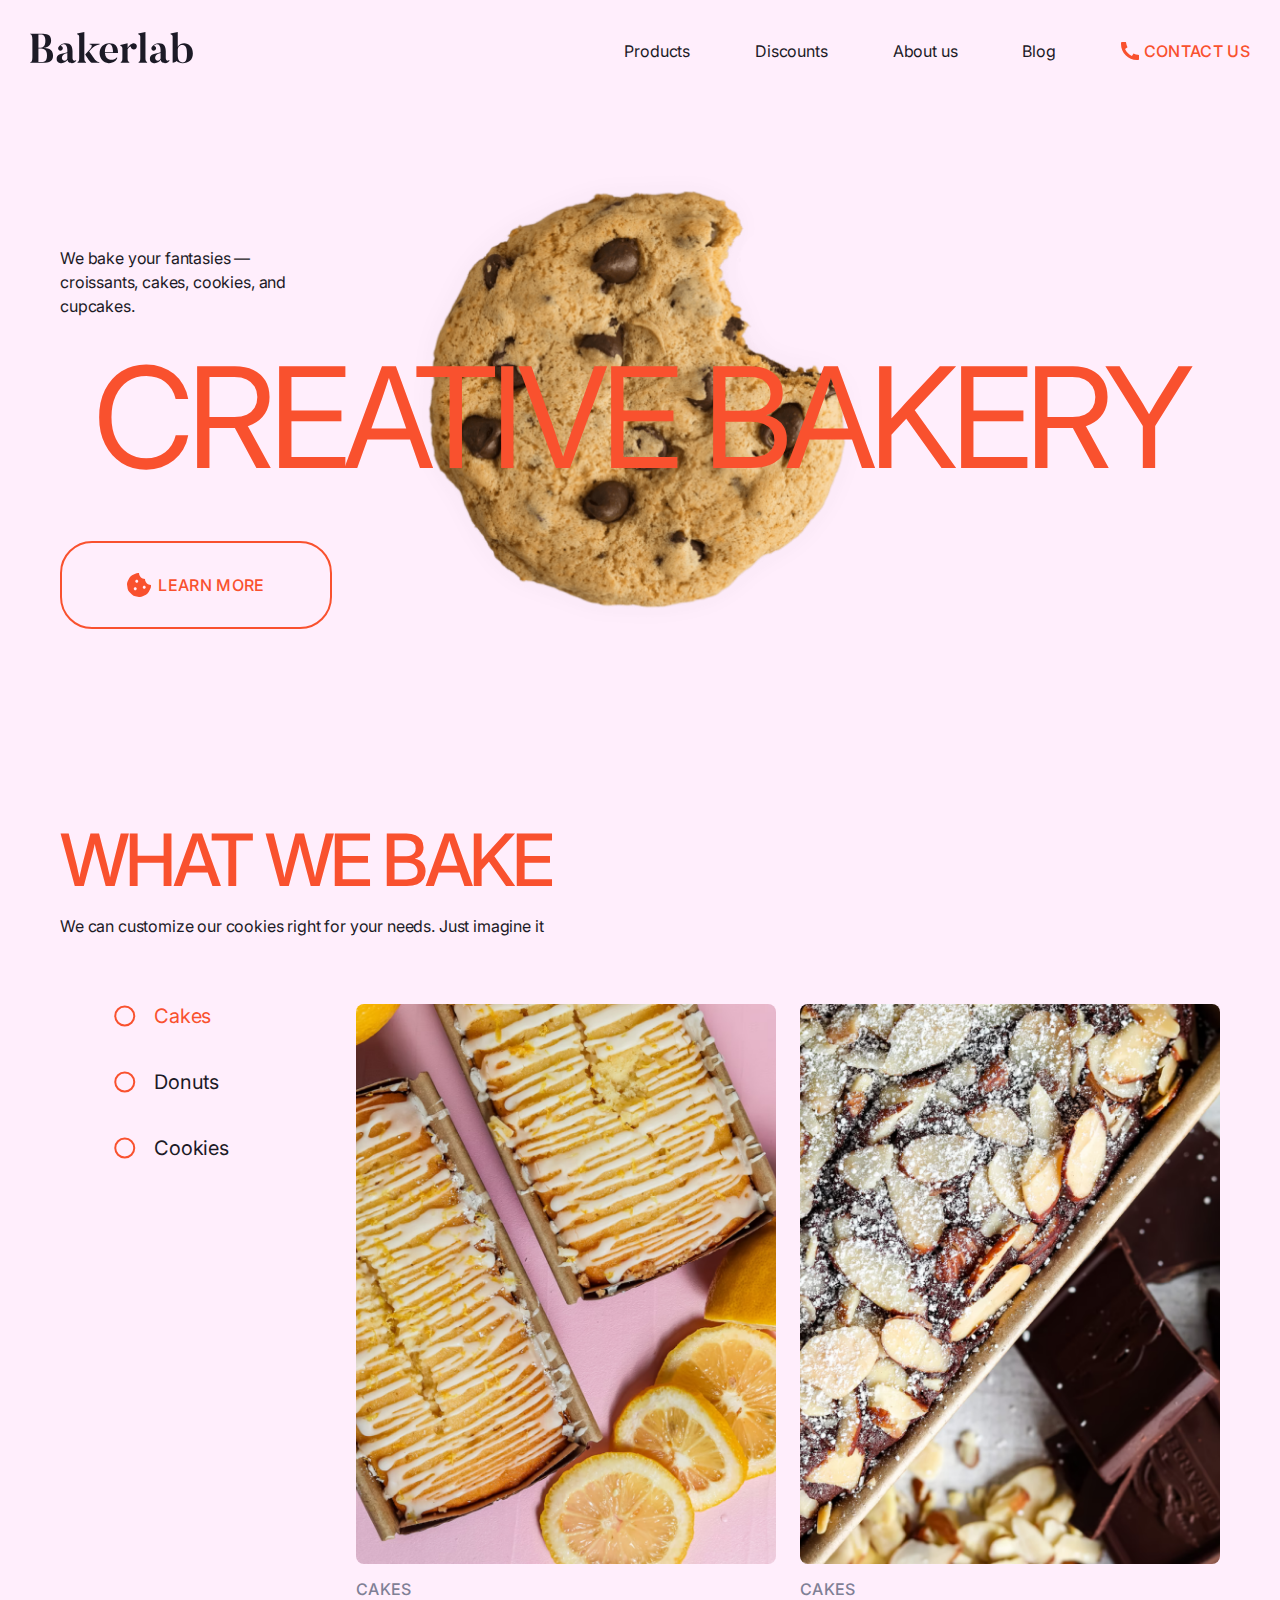
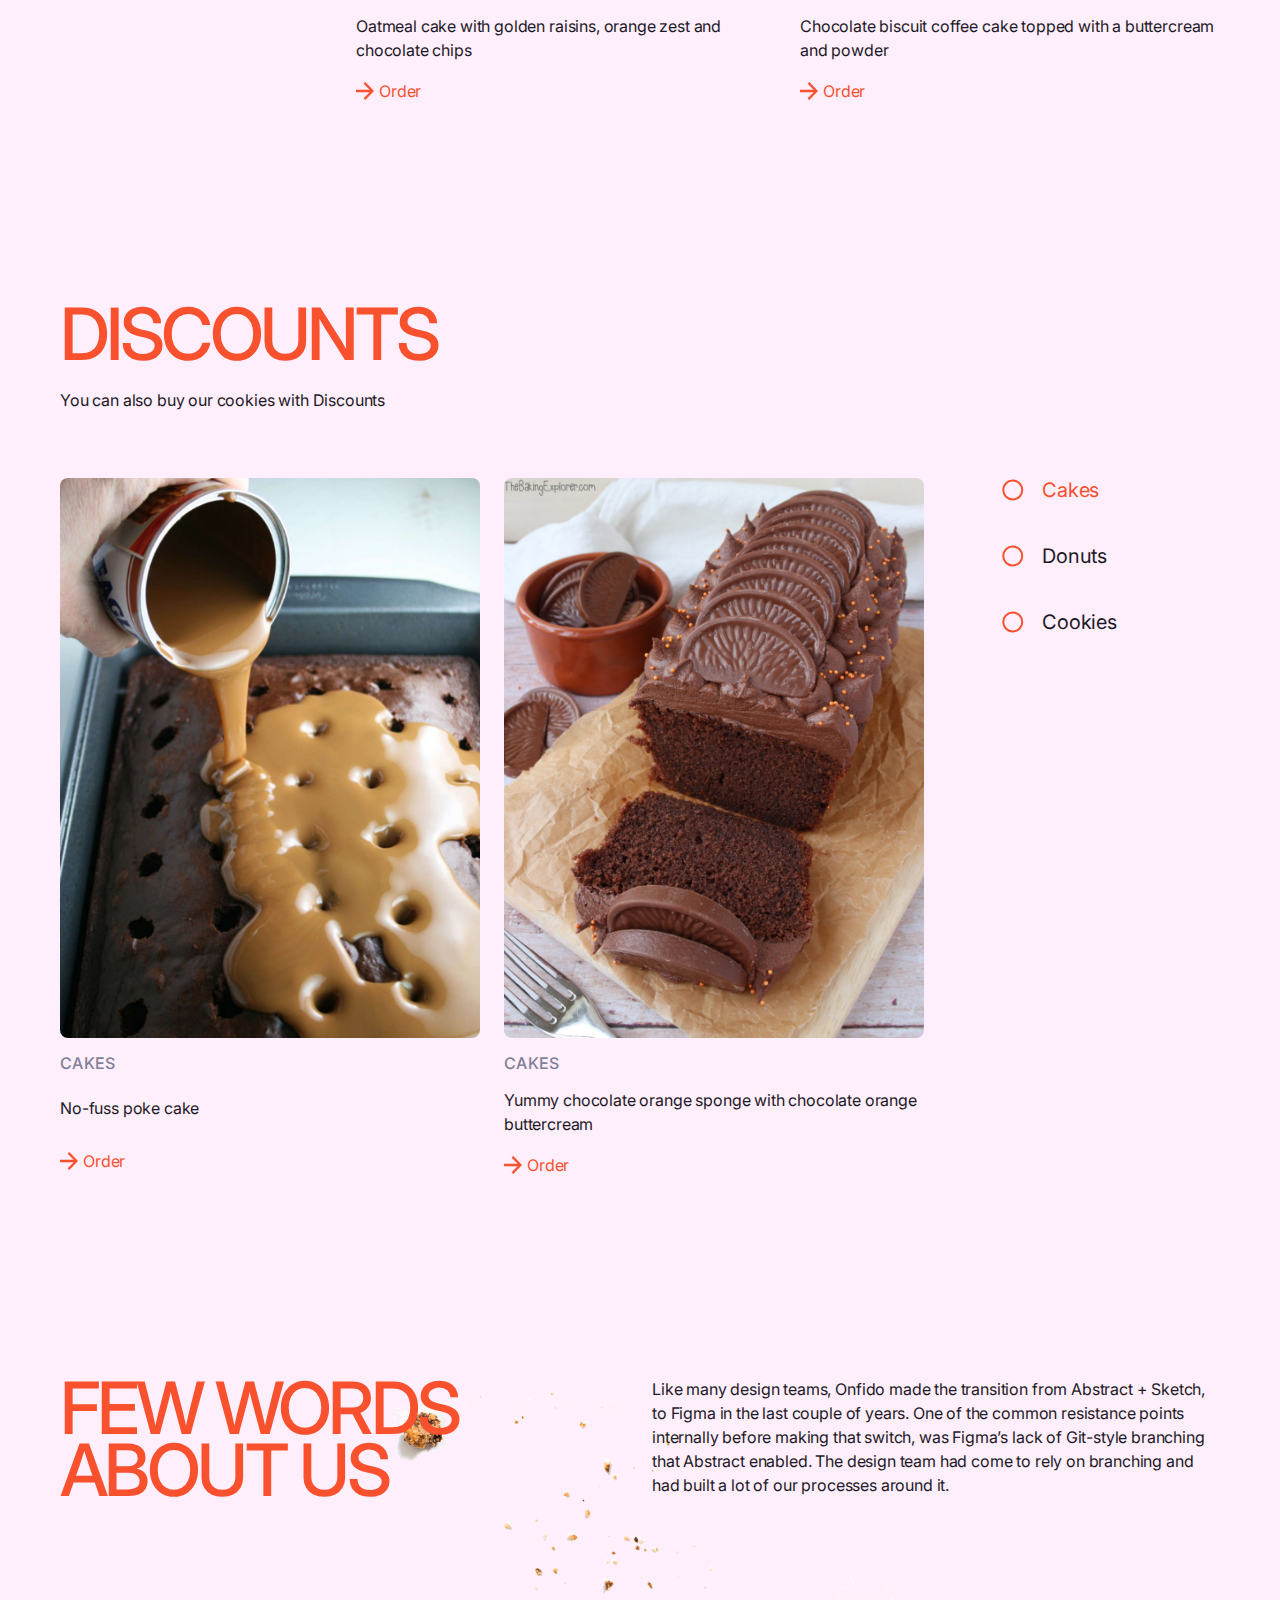
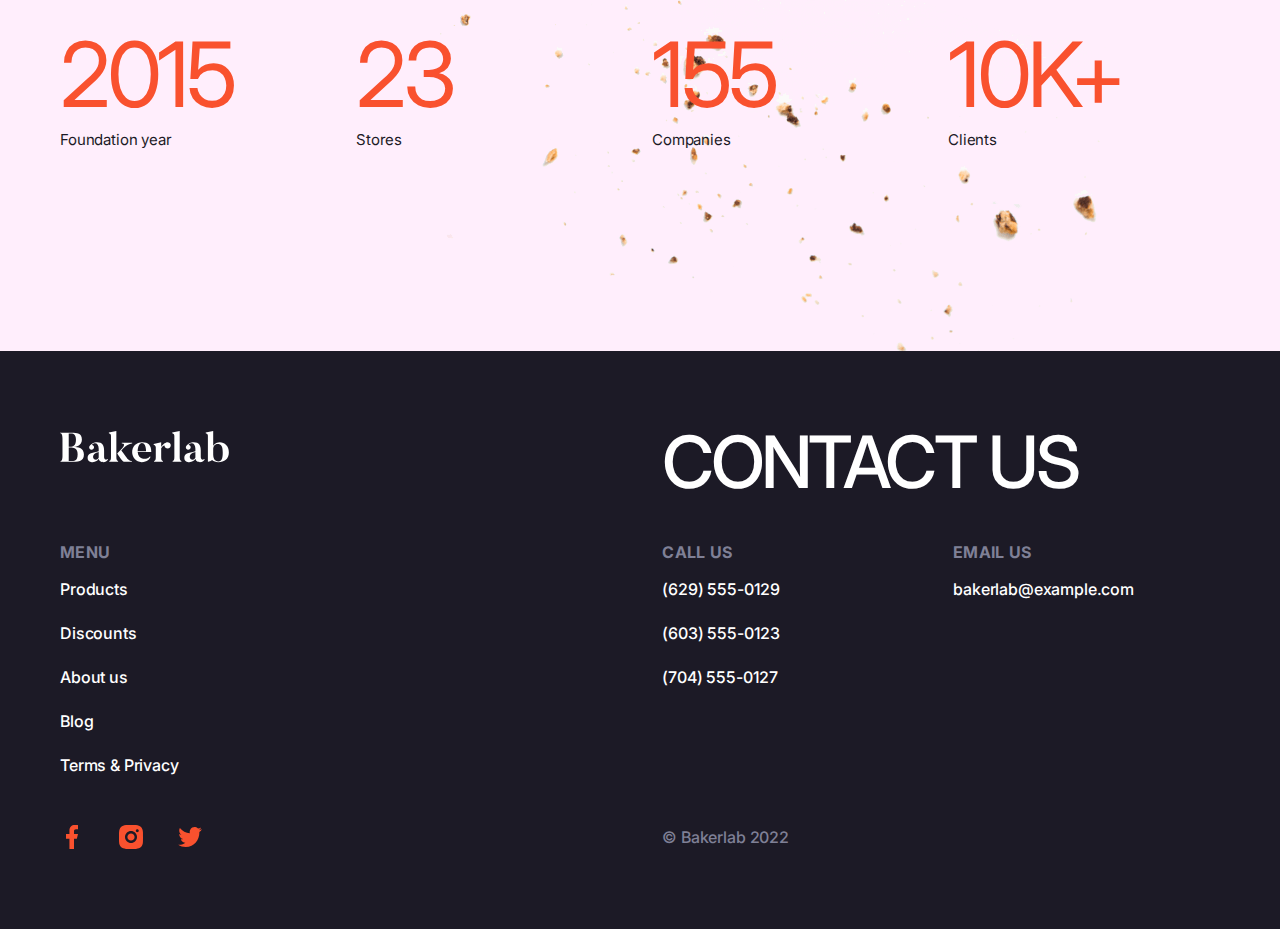
<file: index.html>
<!DOCTYPE html><html lang="en" class="page"><head><meta charset="UTF-8"><meta name="viewport" content="width=device-width, initial-scale=1.0"><link rel="preconnect" href="https://fonts.googleapis.com"><link rel="preconnect" href="https://fonts.gstatic.com" crossorigin="anonymous"><link href="https://fonts.googleapis.com/css2?family=Inter:wght@400;500&display=swap" rel="stylesheet"><title>Bakerlab</title><link rel="icon" href="cookie.2db1a240.svg"><link rel="stylesheet" href="main.d999f7f0.css"></head><body class="page__body"> <header class="header"> <div class="top-actions"> <a href="#" class="logo"> <img src="logo.27d46503.svg" alt="Bakerlab logo" class="logo__image"> </a> <a href="#menu" class="icon icon--menu icon--hidden-desktop"></a> <nav class="navigation navigation--desktop"> <ul class="navigation__list"> <li class="navigation__item"> <a href="#products" class="navigation__link">Products</a> </li> <li class="navigation__item"> <a href="#discounts" class="navigation__link">Discounts</a> </li> <li class="navigation__item"> <a href="#about-us" class="navigation__link">About us</a> </li> <li class="navigation__item"> <a href="#blog" class="navigation__link">Blog</a> </li> </ul> <a href="tel:(629) 555-0129" class="navigation__call"> <span class="icon icon--phone icon--18x18"></span> Contact us </a> </nav> </div> <div class="container"> <div class="header__hero"> <div class="grid grid--tablet grid--desktop"> <div class="grid__item grid__item--tablet-1-5 grid__item--desktop-1-3"> <p class="header__text"> We bake your fantasies — croissants, cakes, cookies, and cupcakes. </p> </div> <div class="grid__item grid__item--tablet-1-9 grid__item--desktop-1-9"> <h1 class="header__heading"> Creative bakery </h1> </div> <div class="grid__item grid__item--tablet-3-7 grid__item--desktop-3-7"> <div class="header__hero-background"></div> </div> <div class="grid__item grid__item--tablet-3-7 grid__item--desktop-1-3"> <a href="#about-us" class="header__learn-more"> <span class="icon icon--cookie"></span> Learn more </a> </div> </div> </div> </div> </header> <div id="menu" class="page__menu menu"> <div class="top-actions menu__top-actions"> <a href="#" class="logo"> <img src="logo.27d46503.svg" alt="Bakerlab logo" class="logo__image"> </a> <a href="#" class="icon icon--cross"></a> </div> <nav class="navigation navigation--menu"> <ul class="navigation__list navigation__list--menu"> <li class="navigation__item navigation__item--align-center"> <a href="#products" class="navigation__link navigation__link--underline">Products</a> </li> <li class="navigation__item navigation__item--align-center"> <a href="#discounts" class="navigation__link navigation__link--underline">Discounts</a> </li> <li class="navigation__item navigation__item--align-center"> <a href="#about-us" class="navigation__link navigation__link--underline">About us</a> </li> <li class="navigation__item navigation__item--align-center"> <a href="#blog" class="navigation__link navigation__link--underline">Blog</a> </li> </ul> <a href="tel:(629) 555-0129" class="navigation__call"> <span class="icon icon--phone icon--18x18"></span> Contact us </a> </nav> </div> <main class="main"> <div class="container"> <div class="main__content"> <section id="products" class="main__section products"> <div class="grid grid--desktop"> <div class="grid__item grid__item--desktop-1-5"> <h2 class="products__heading heading heading--orange"> What we bake </h2> <p class="products__subtitle"> We can customize our cookies right for your needs. Just imagine it </p> </div> <div class="grid__item grid__item--desktop-1-3"> <div class="products__names-desktop"> <a href="#cakes" class="products__name products__name--selected-desktop products__name--desktop"> Cakes </a> <a href="#donuts" class="products__name products__name--desktop"> Donuts </a> <a href="#cookies" class="products__name products__name--desktop"> Cookies </a> </div> </div> <div class="grid__item grid__item--desktop-3-9"> <div class="products__product"> <a href="#cakes" class="products__name products__name--desktop-display--none"> Cakes </a> <div id="cakes" class="products__product-cards products__product-cards--selected-desktop"> <article class="card"> <img src="cake2.f5912a60.png" alt="Oatmeal cake" class="card__photo"> <h3 class="card__category">Cakes</h3> <p class="card__description"> Oatmeal cake with golden raisins, orange zest and chocolate chips </p> <a href="#contact-us" class="card__order"> <span class="icon icon--arrow icon--18x18"></span> Order </a> </article> <article class="card"> <img src="cake1.f37d7d97.png" alt="Chocolate biscuit coffee cake" class="card__photo"> <h3 class="card__category">Cakes</h3> <p class="card__description"> Chocolate biscuit coffee cake topped with a buttercream and powder </p> <a href="#contact-us" class="card__order"> <span class="icon icon--arrow icon--18x18"></span> Order </a> </article> </div> </div> <div class="products__product"> <a href="#donuts" class="products__name products__name--desktop-display--none"> Donuts </a> <div id="donuts" class="products__product-cards"> <article class="card"> <img src="donuts1.7c52bf63.png" alt="Light multi-layered croissant" class="card__photo"> <h3 class="card__category">Donuts</h3> <p class="card__description"> Light multi-layered croissant strewn with cinammon and almond “petals” </p> <a href="#contact-us" class="card__order"> <span class="icon icon--arrow icon--18x18"></span> Order </a> </article> <article class="card"> <img src="donuts2.0462628e.png" alt="Light multi-layered croissant" class="card__photo"> <h3 class="card__category">Donuts</h3> <p class="card__description"> Light multi-layered croissant strewn with coconut and nuts </p> <a href="#contact-us" class="card__order"> <span class="icon icon--arrow icon--18x18"></span> Order </a> </article> </div> </div> <div class="products__product"> <a href="#cookies" class="products__name products__name--desktop-display--none"> Cookies </a> <div id="cookies" class="products__product-cards"> <article class="card"> <img src="cookies1.acca5d10.png" alt="Chocolate salted caramel cookie" class="card__photo"> <h3 class="card__category">Cookies</h3> <p class="card__description"> Chocolate salted caramel, Vanilla frutti pebbles </p> <a href="#contact-us" class="card__order"> <span class="icon icon--arrow icon--18x18"></span> Order </a> </article> <article class="card"> <img src="cookies2.7a2e2f37.png" alt="Oatmeal cookies" class="card__photo"> <h3 class="card__category">Cookies</h3> <p class="card__description"> Oatmeal cookies with golden raisins, orange zest and chocolate chips </p> <a href="#contact-us" class="card__order"> <span class="icon icon--arrow icon--18x18"></span> Order </a> </article> </div> </div> </div> </div> </section> <section id="discounts" class="main__section products"> <div class="grid grid--desktop"> <div class="grid__item grid__item--desktop-1-5"> <h2 class="products__heading heading heading--orange"> Discounts </h2> <p class="products__subtitle"> You can also buy our cookies with Discounts </p> </div> <div class="grid__item grid__item--desktop-1-7"> <div class="products__product"> <a href="#discounted-cakes" class="products__name products__name--desktop-display--none"> Cakes </a> <div id="discounted-cakes" class="products__product-cards products__product-cards--selected-desktop"> <article class="card"> <img src="cake1.55fe05b6.jpg" alt="Poke cake" class="card__photo"> <h3 class="card__category">Cakes</h3> <p class="card__description"> No-fuss poke cake </p> <a href="#contact-us" class="card__order"> <span class="icon icon--arrow icon--18x18"></span> Order </a> </article> <article class="card"> <img src="cake2.2449d805.png" alt="Chocolate orange sponge" class="card__photo"> <h3 class="card__category">Cakes</h3> <p class="card__description"> Yummy chocolate orange sponge with chocolate orange buttercream </p> <a href="#contact-us" class="card__order"> <span class="icon icon--arrow icon--18x18"></span> Order </a> </article> </div> </div> <div class="products__product"> <a href="#discounted-donuts" class="products__name products__name--desktop-display--none"> Donuts </a> <div id="discounted-donuts" class="products__product-cards"> <article class="card"> <img src="donut1.023dad47.jpg" alt="Brioche-based donuts" class="card__photo"> <h3 class="card__category">Donuts</h3> <p class="card__description"> Brioche-based donuts with a rich white chocolate crème patissiere filling </p> <a href="#contact-us" class="card__order"> <span class="icon icon--arrow icon--18x18"></span> Order </a> </article> <article class="card"> <img src="donut2.2eb45166.jpg" alt="Fluffy Boston Cream Donuts" class="card__photo"> <h3 class="card__category">Donuts</h3> <p class="card__description"> Fluffy Boston Cream Donuts with pastry cream filling and dipped in chocolate glaze </p> <a href="#contact-us" class="card__order"> <span class="icon icon--arrow icon--18x18"></span> Order </a> </article> </div> </div> <div class="products__product"> <a href="#discounted-cookies" class="products__name products__name--desktop-display--none"> Cookies </a> <div id="discounted-cookies" class="products__product-cards"> <article class="card"> <img src="cookie2.bce423e4.jpg" alt="Almond Ricotta Cookies" class="card__photo"> <h3 class="card__category">Cookies</h3> <p class="card__description"> Ricotta cheese is baked into Almond Ricotta Cookies </p> <a href="#contact-us" class="card__order"> <span class="icon icon--arrow icon--18x18"></span> Order </a> </article> <article class="card"> <img src="cookie1.12ad5d70.jpg" alt="Chocolate Chip Cookies" class="card__photo"> <h3 class="card__category">Cookies</h3> <p class="card__description"> Brown Butter Raspberry Chocolate Chip Cookies </p> <a href="#contact-us" class="card__order"> <span class="icon icon--arrow icon--18x18"></span> Order </a> </article> </div> </div> </div> <div class="grid__item grid__item--desktop-7-9"> <div class="products__names-desktop"> <a href="#discounted-cakes" class="products__name products__name--selected-desktop products__name--desktop"> Cakes </a> <a href="#discounted-donuts" class="products__name products__name--desktop"> Donuts </a> <a href="#discounted-cookies" class="products__name products__name--desktop"> Cookies </a> </div> </div> </div> </section> <section id="about-us" class="main__section about-us"> <div class="about-us__content"> <div class="grid grid--tablet grid--desktop"> <div class="grid__item grid__item--tablet-1-5 grid__item--desktop-1-5"> <h2 class="about-us__heading heading heading--orange"> Few words <br> About us </h2> </div> <div class="grid__item grid__item--tablet-5-9 grid__item--desktop-5-9"> <p class="about-us__description"> Like many design teams, Onfido made the transition from Abstract + Sketch, to Figma in the last couple of years. One of the common resistance points internally before making that switch, was Figma&rsquo;s lack of Git-style branching that Abstract enabled. The design team had come to rely on branching and had built a lot of our processes around it. </p> </div> <div class="grid__item grid__item--tablet-1-5 grid__item--desktop-1-3"> <div class="about-us__statistic"> <div class="about-us__statistic-number"> 2015 </div> <div class="about-us__statistic-description"> Foundation year </div> </div> </div> <div class="grid__item grid__item--tablet-5-9 grid__item--desktop-3-5"> <div class="about-us__statistic"> <div class="about-us__statistic-number"> 23 </div> <div class="about-us__statistic-description"> Stores </div> </div> </div> <div class="grid__item grid__item--tablet-1-5 grid__item--desktop-5-7"> <div class="about-us__statistic about-us__statistic--tablet-margin-bottom--0px"> <div class="about-us__statistic-number"> 155 </div> <div class="about-us__statistic-description"> Companies </div> </div> </div> <div class="grid__item grid__item--tablet-5-9 grid__item--desktop-7-9"> <div class="about-us__statistic about-us__statistic--margin-bottom--0px about-us__statistic--tablet-margin-bottom--0px"> <div class="about-us__statistic-number"> 10k+ </div> <div class="about-us__statistic-description"> Clients </div> </div> </div> </div> <div class="about-us__background"></div> </div> </section> </div> </div> </main> <footer id="blog" class="footer"> <div class="container"> <div class="footer__content"> <div class="grid grid--tablet grid--desktop grid--with-rows"> <div class="grid__item grid__item--tablet-1-3 grid__item--tablet-row-1-2 grid__item--desktop-1-3 grid__item--desktop-row-1-2"> <div class="footer__logo"> <a href="#" class="logo"> <img src="Logo-white.9db380c8.svg" alt="Bakerlab logo" class="logo__image"> </a> </div> </div> <div class="grid__item grid__item--tablet-1-3 grid__item--tablet-row-2-3 grid__item--desktop-1-2 grid__item--desktop-row-2-3"> <div class="footer__nav"> <h3 class="footer__subtitle">Menu</h3> <nav class="navigation navigation--footer"> <ul class="navigation__list navigation__list--footer"> <li class="navigation__item"> <a href="#products" class="navigation__link navigation__link--color--white navigation__link--underline"> Products </a> </li> <li class="navigation__item"> <a href="#discounts" class="navigation__link navigation__link--color--white navigation__link--underline"> Discounts </a> </li> <li class="navigation__item"> <a href="#about-us" class="navigation__link navigation__link--color--white navigation__link--underline"> About us </a> </li> <li class="navigation__item"> <a href="#blog" class="navigation__link navigation__link--color--white navigation__link--underline"> Blog </a> </li> <li class="navigation__item"> <a href="#" class="navigation__link navigation__link--color--white navigation__link--underline"> Terms & Privacy </a> </li> </ul> </nav> </div> </div> <div class="grid__item grid__item--tablet-5-9 grid__item--tablet-row-1-2 grid__item--desktop-5-9 grid__item--desktop-row-1-2"> <h2 id="contact-us" class="footer__heading heading"> Contact us </h2> </div> <div class="grid__item grid__item--tablet-5-9 grid__item--tablet-row-2-3 grid__item--desktop-5-7 grid__item--desktop-row-2-3"> <div class="footer__call-us"> <h3 class="footer__subtitle">Call us</h3> <div class="navigation"> <ul class="navigation__list navigation__list--footer"> <li class="navigation__item"> <a href="tel:(629) 555-0129" class="navigation__link navigation__link--color--white"> (629) 555-0129 </a> </li> <li class="navigation__item"> <a href="tel:(603) 555-0123" class="navigation__link navigation__link--color--white"> (603) 555-0123 </a> </li> <li class="navigation__item"> <a href="tel:(704) 555-0127" class="navigation__link navigation__link--color--white"> (704) 555-0127 </a> </li> </ul> </div> </div> </div> <div class="grid__item grid__item--tablet-5-9 grid__item--tablet-row-3-4 grid__item--desktop-7-9 grid__item--desktop-row-2-3"> <div class="footer__email-us"> <h3 class="footer__subtitle"> Email us </h3> <a href="mailto:bakerlab@example.com" class="footer__email"> bakerlab@example.com </a> </div> </div> <div class="grid__item grid__item--tablet-1-3 grid__item--tablet-row-4-5 grid__item--desktop-1-2 grid__item--desktop-row-3-4"> <div class="footer__socials"> <a href="https://www.facebook.com/" target="_blank" class="icon icon--facebook"> </a> <a href="https://www.instagram.com/" target="_blank" class="icon icon--instagram"> </a> <a href="https://twitter.com/" target="_blank" class="icon icon--twitter"> </a> </div> </div> <div class="grid__item grid__item--tablet-5-7 grid__item--tablet-row-4-5 grid__item--desktop-5-7 grid__item--desktop-row-3-4"> <p class="footer__copyright"> © Bakerlab 2022 </p> </div> </div> </div> </div> </footer> <script type="text/javascript" src="main.e3915583.js"></script> </body></html>
</file>
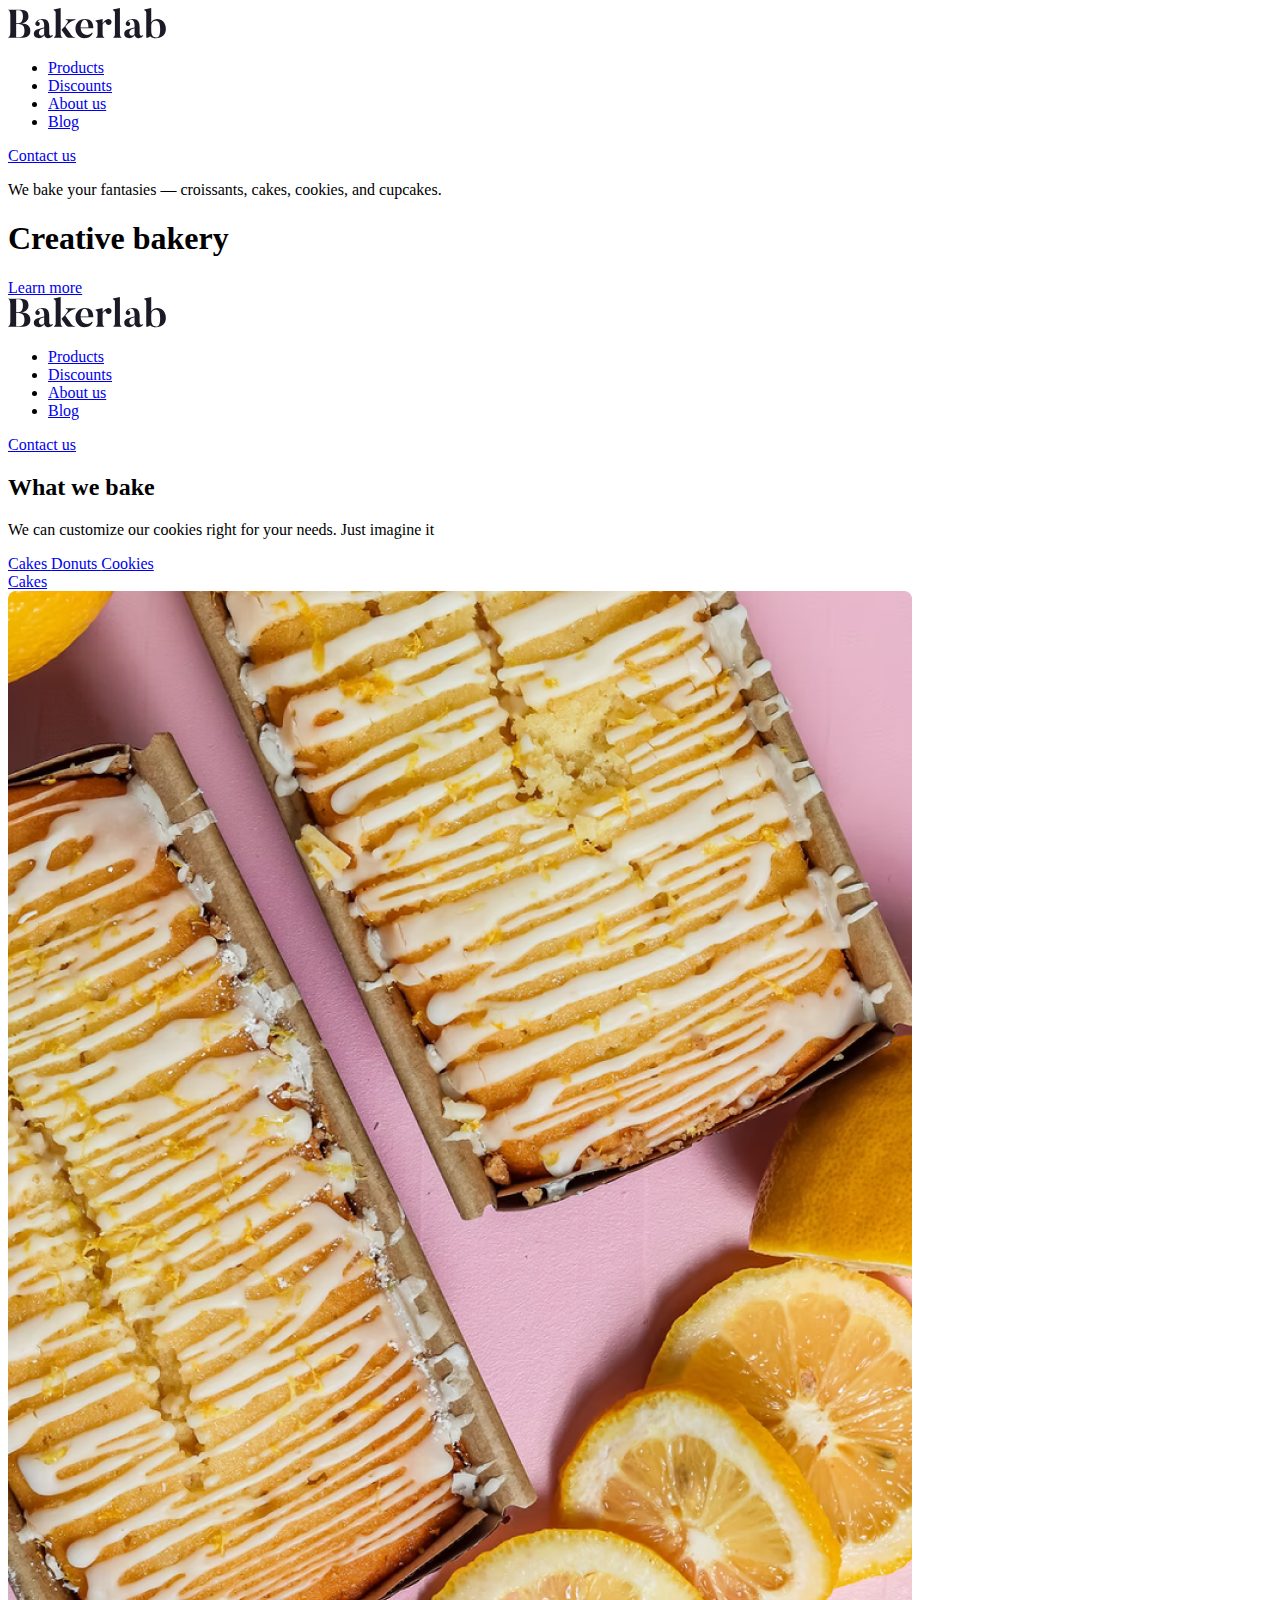
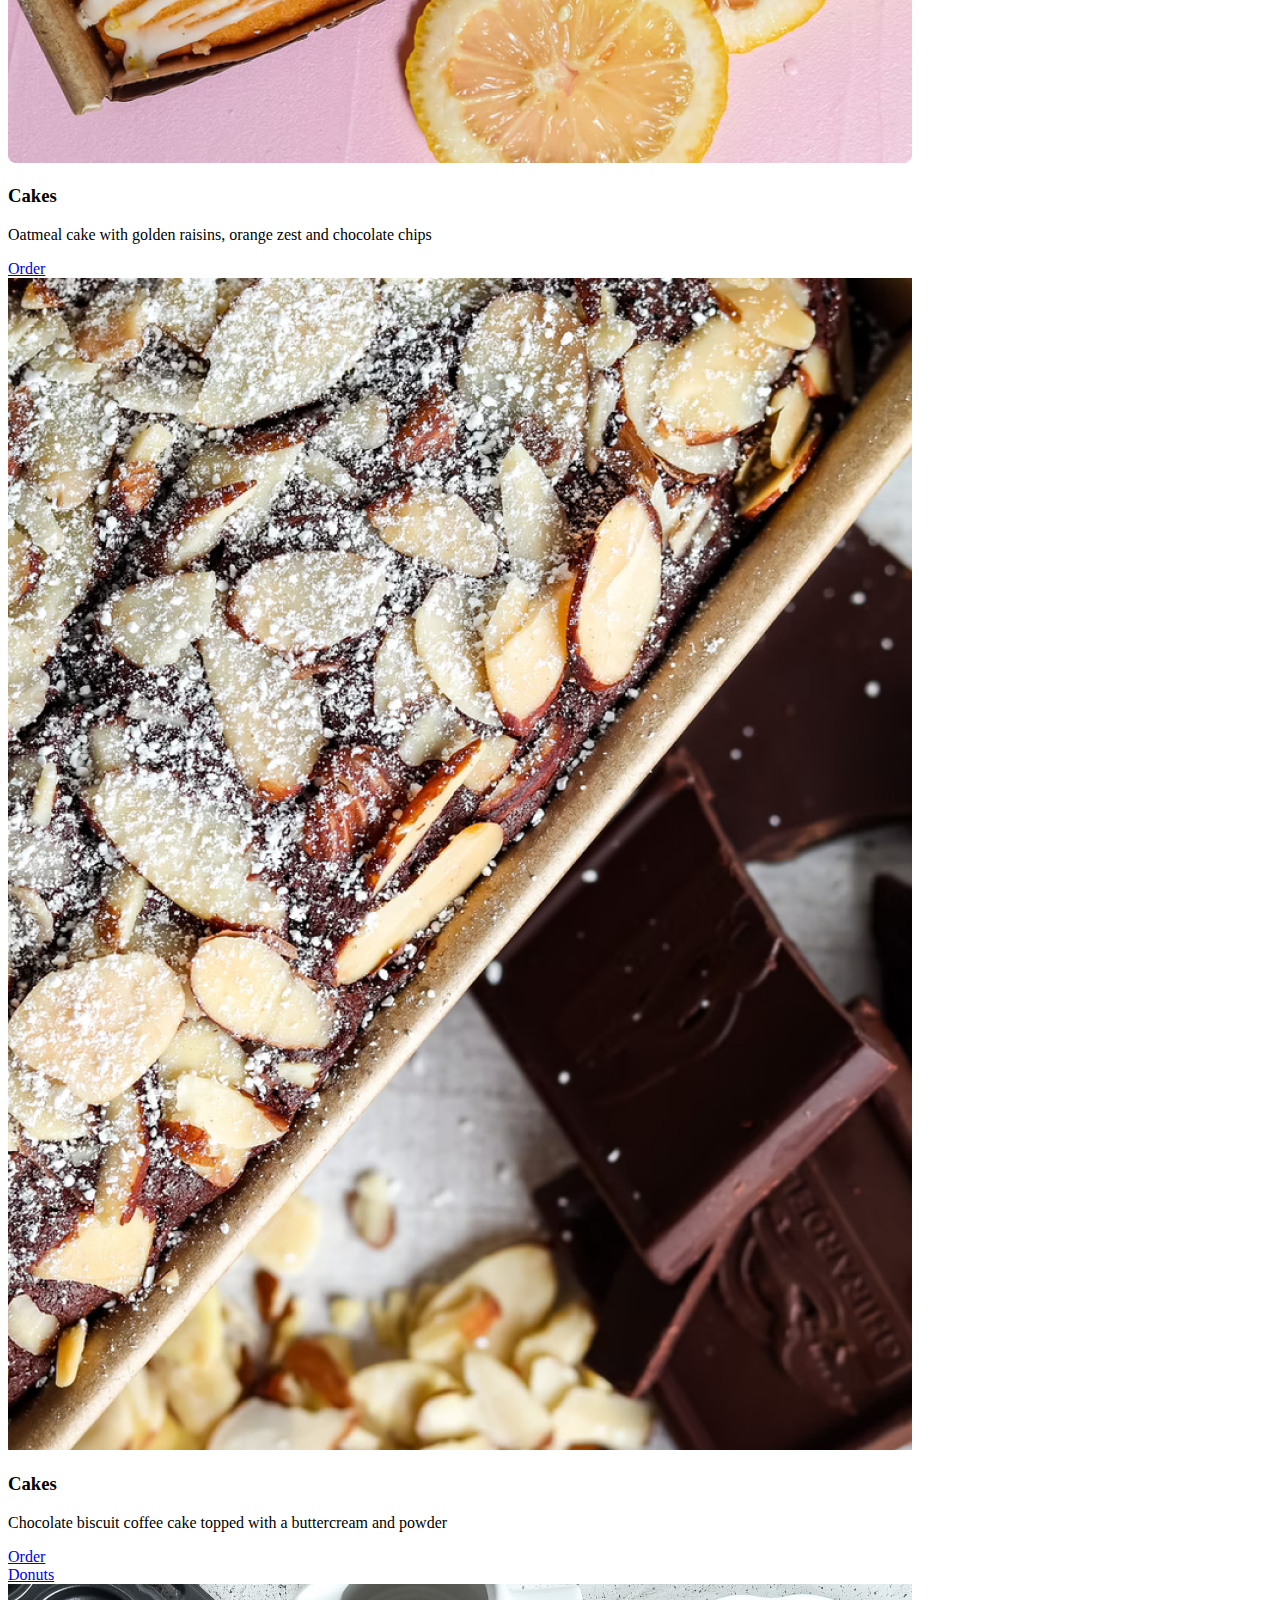
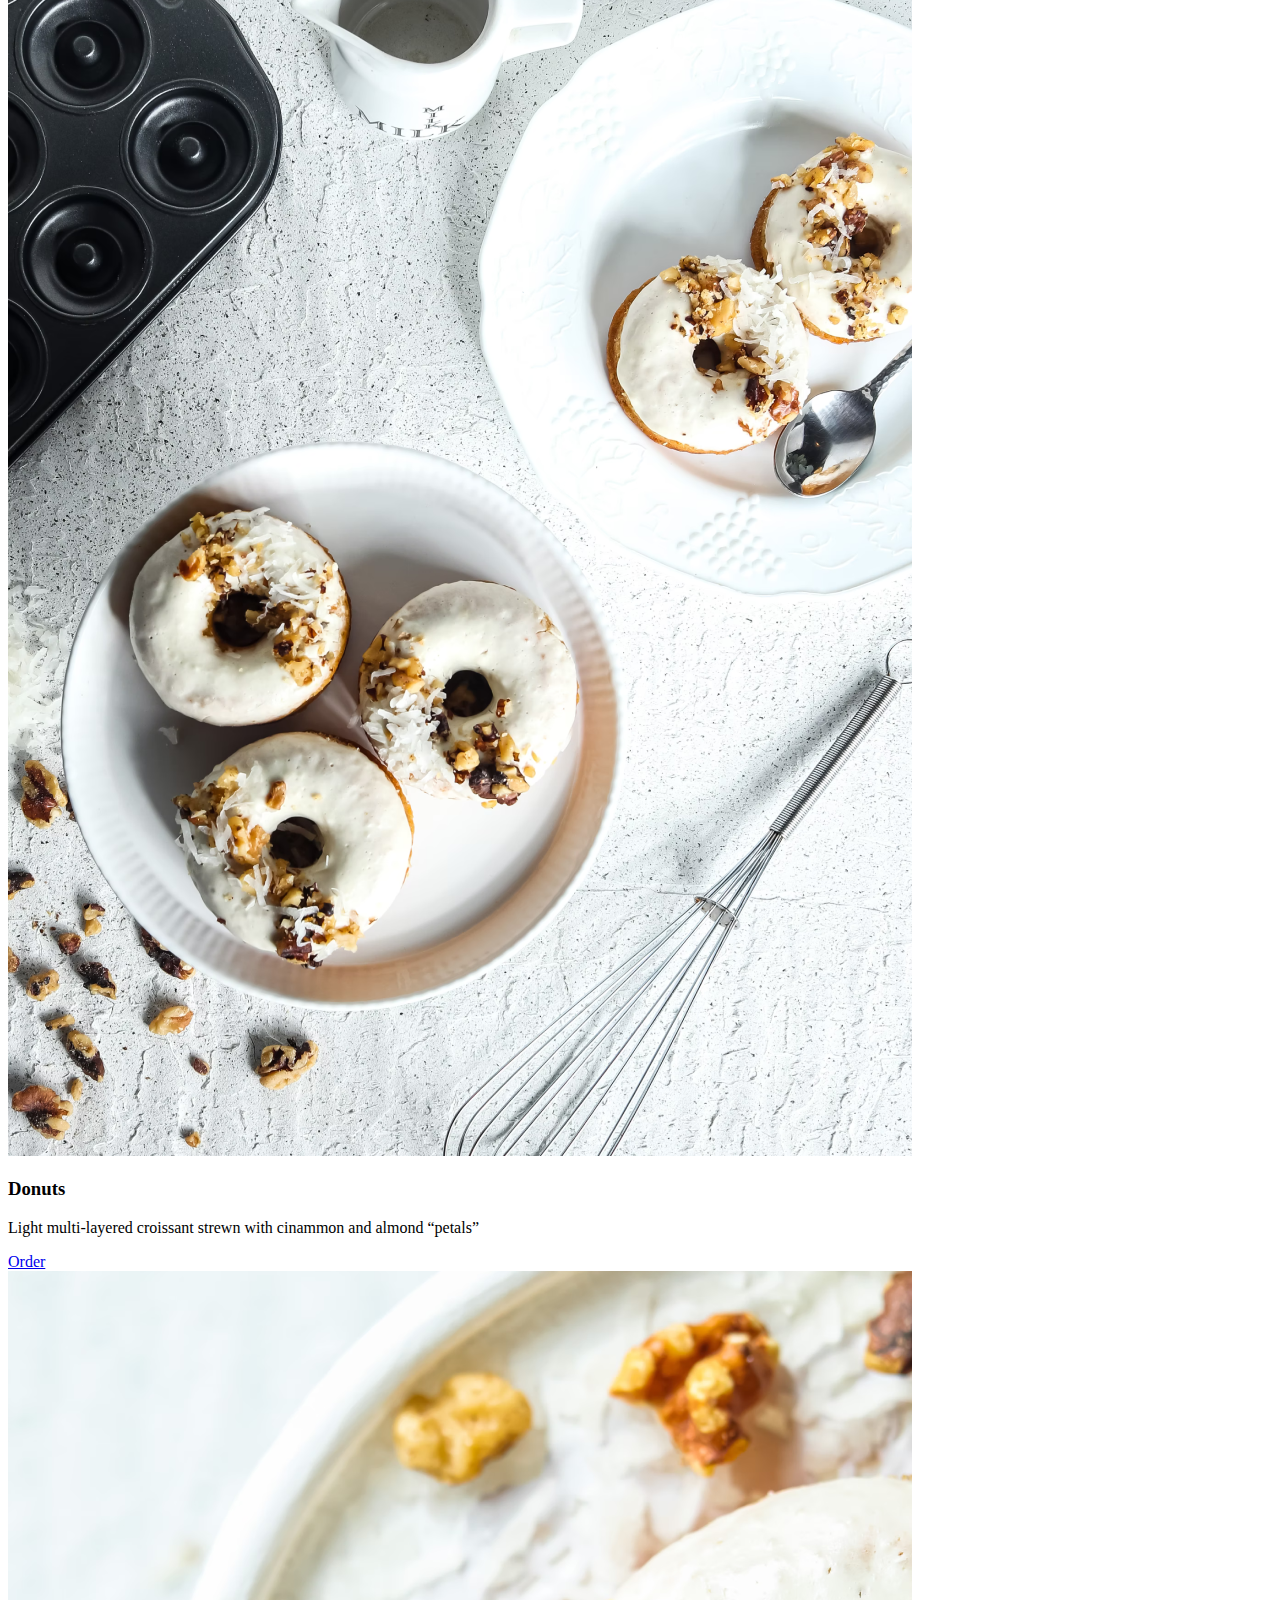
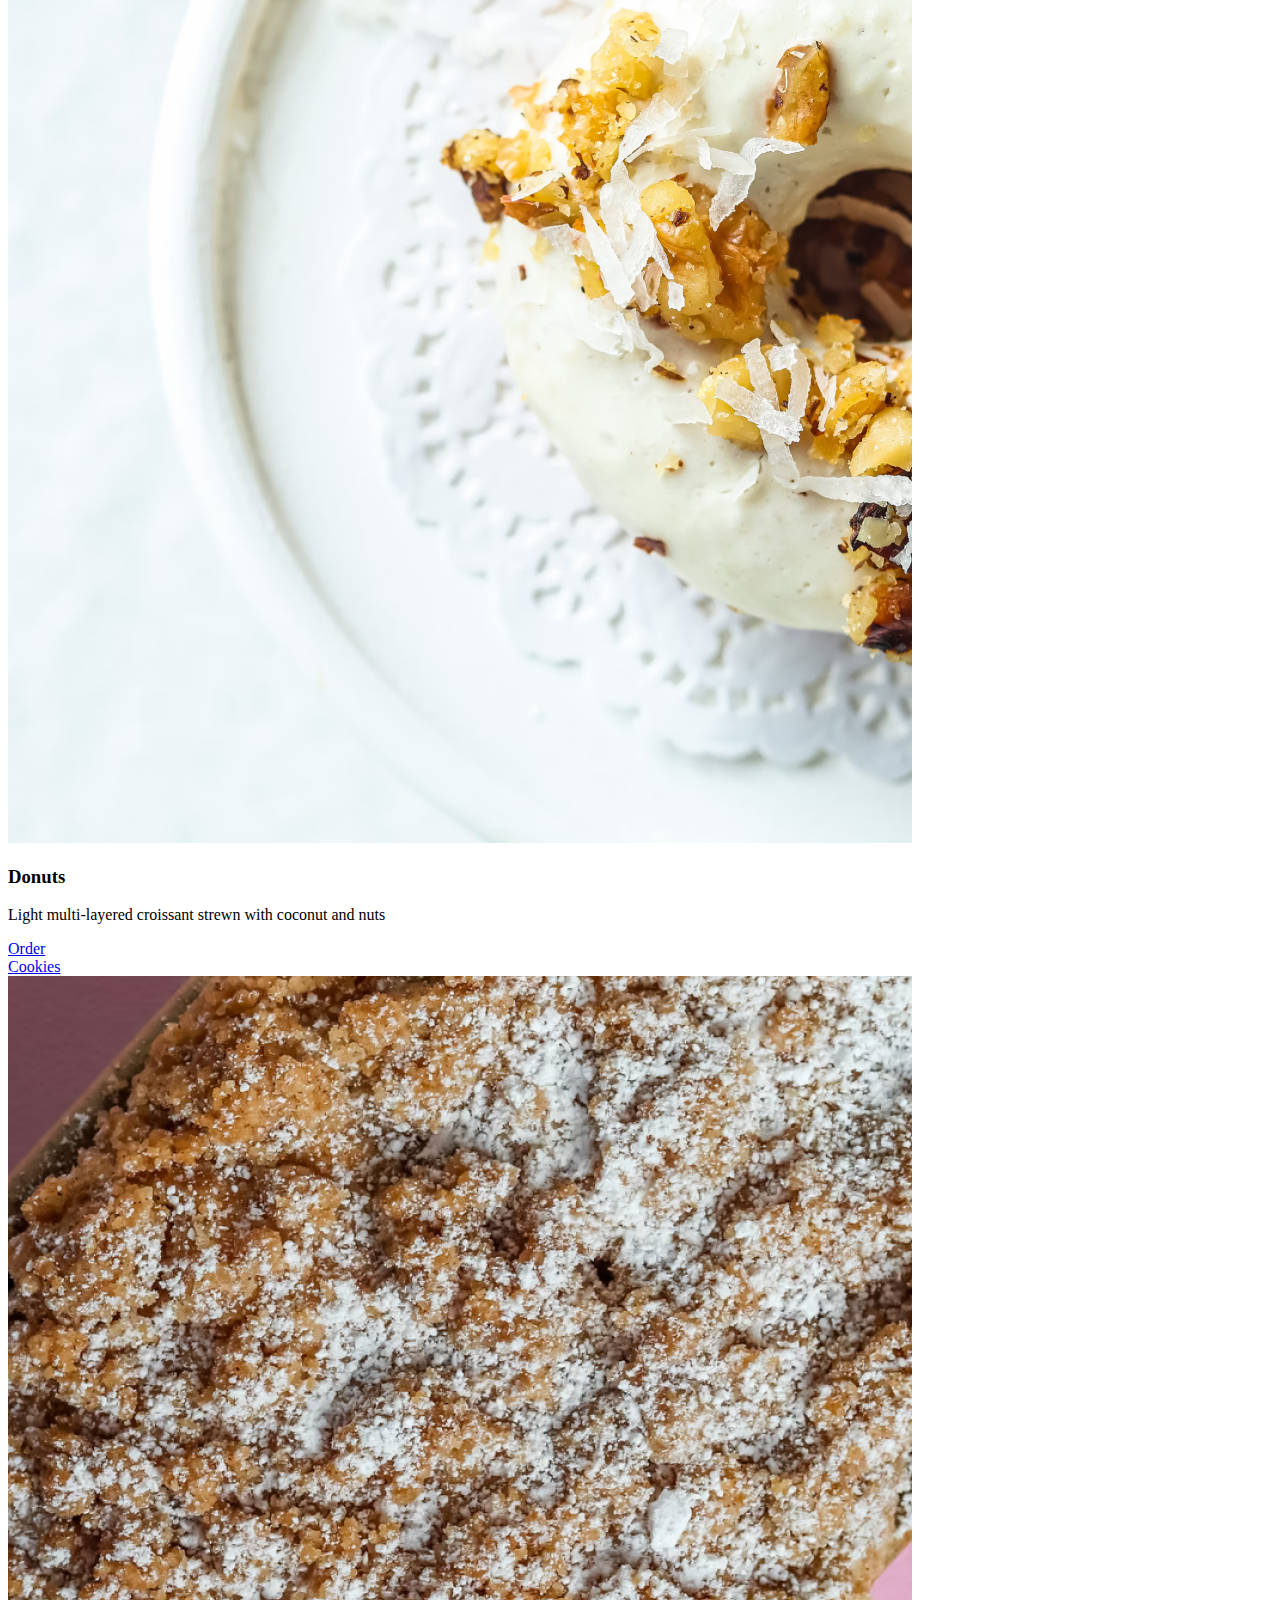
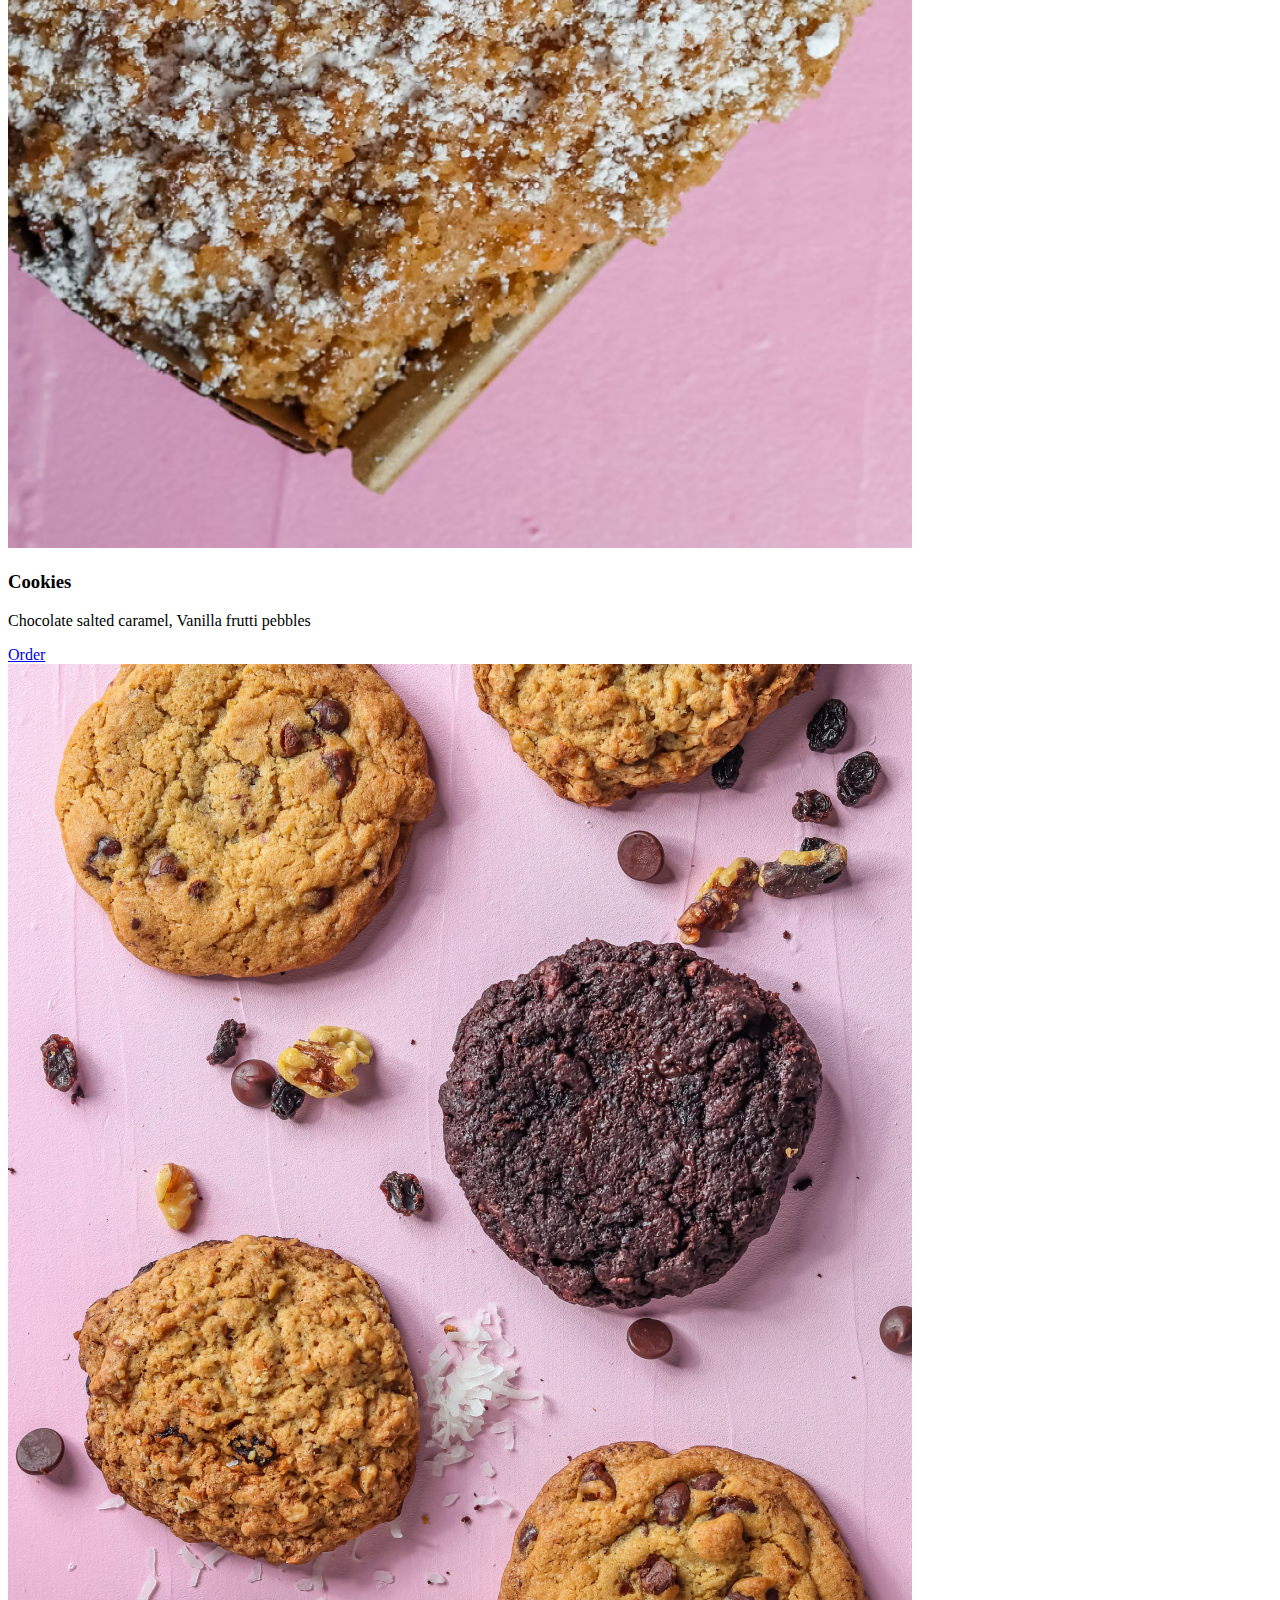
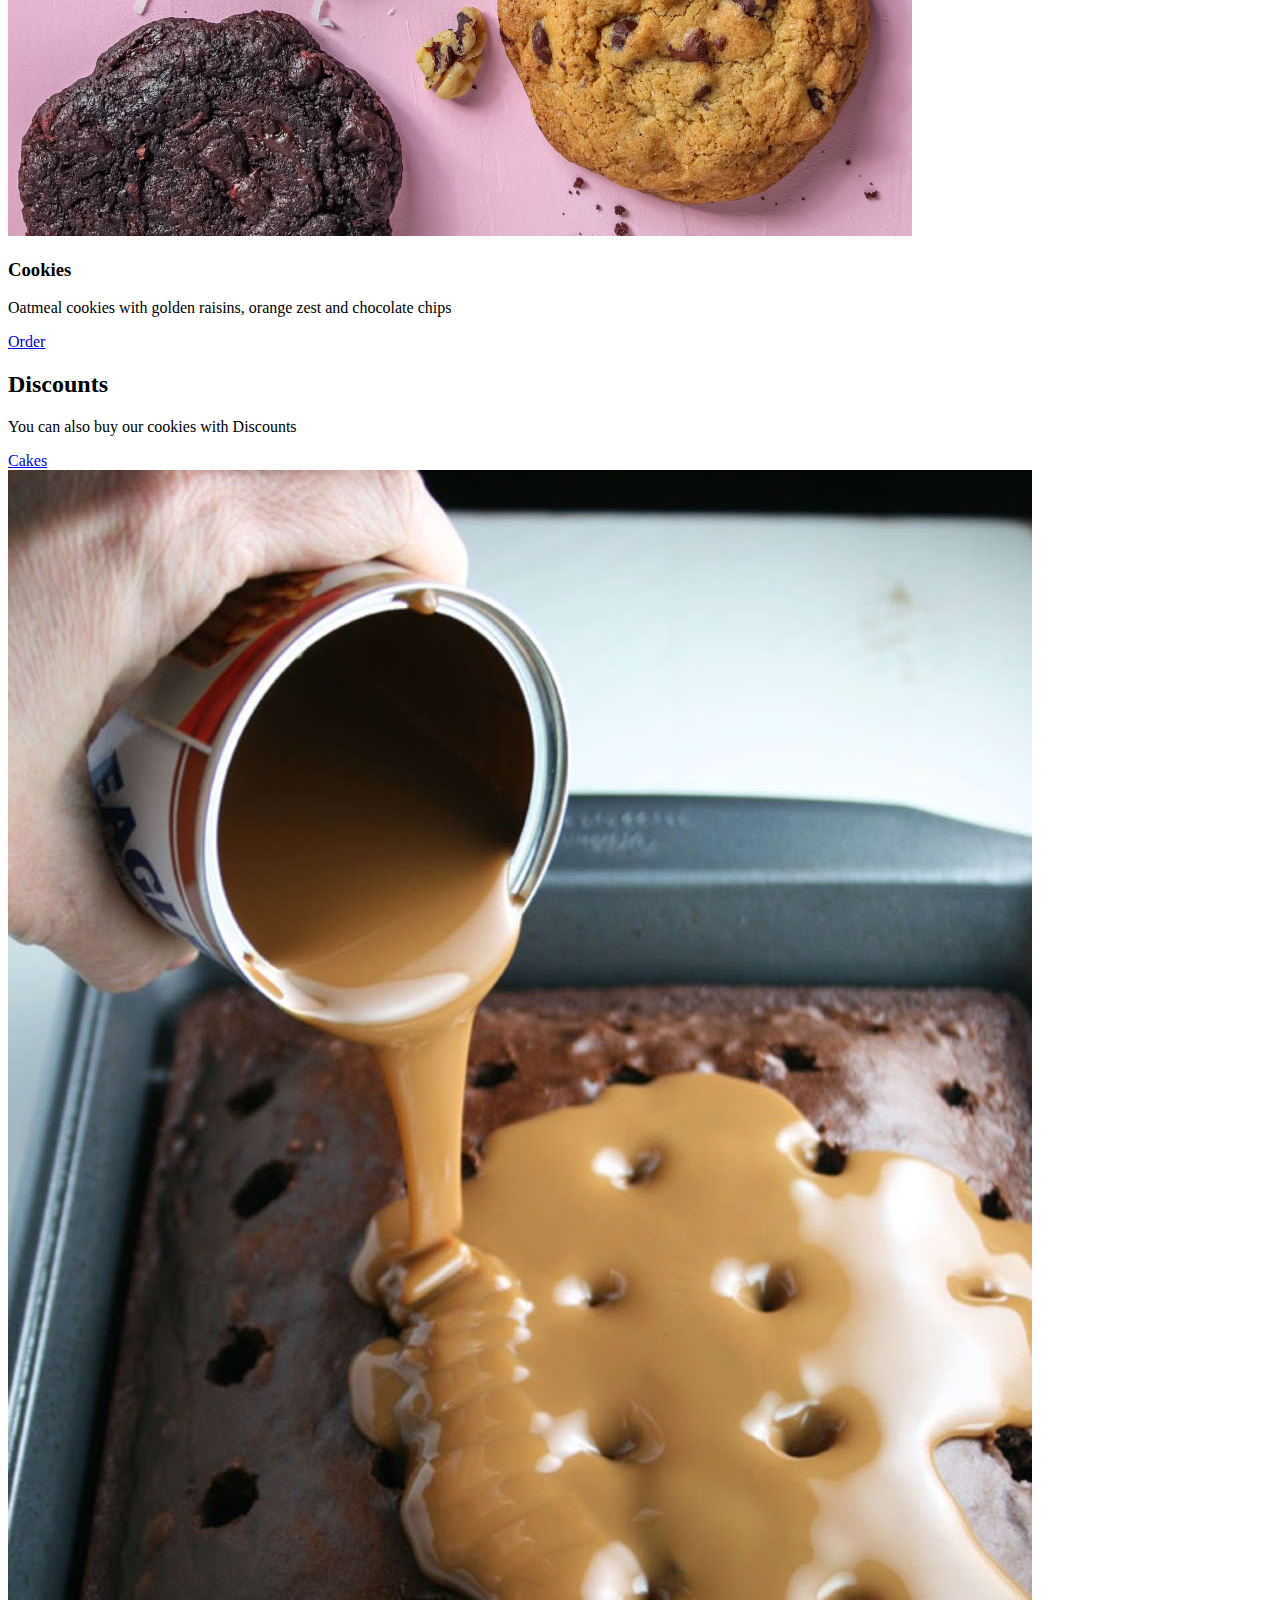
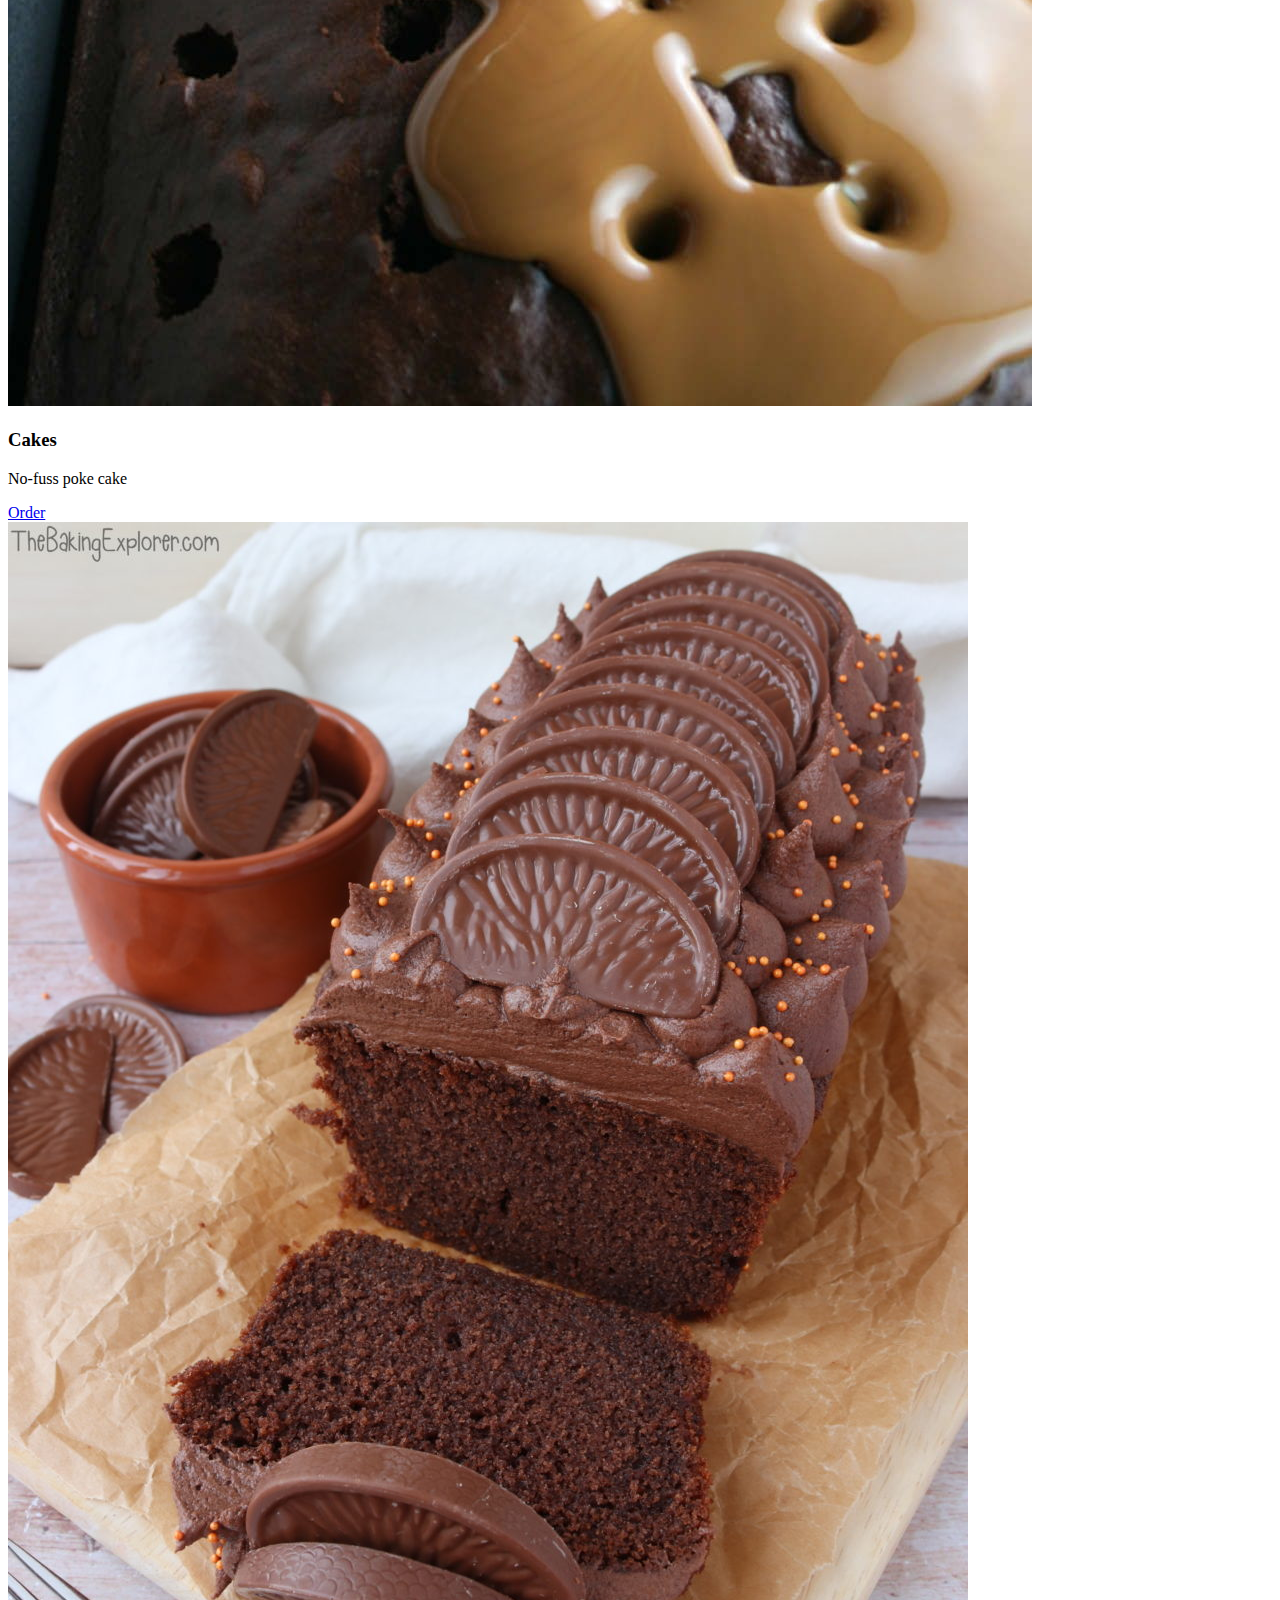
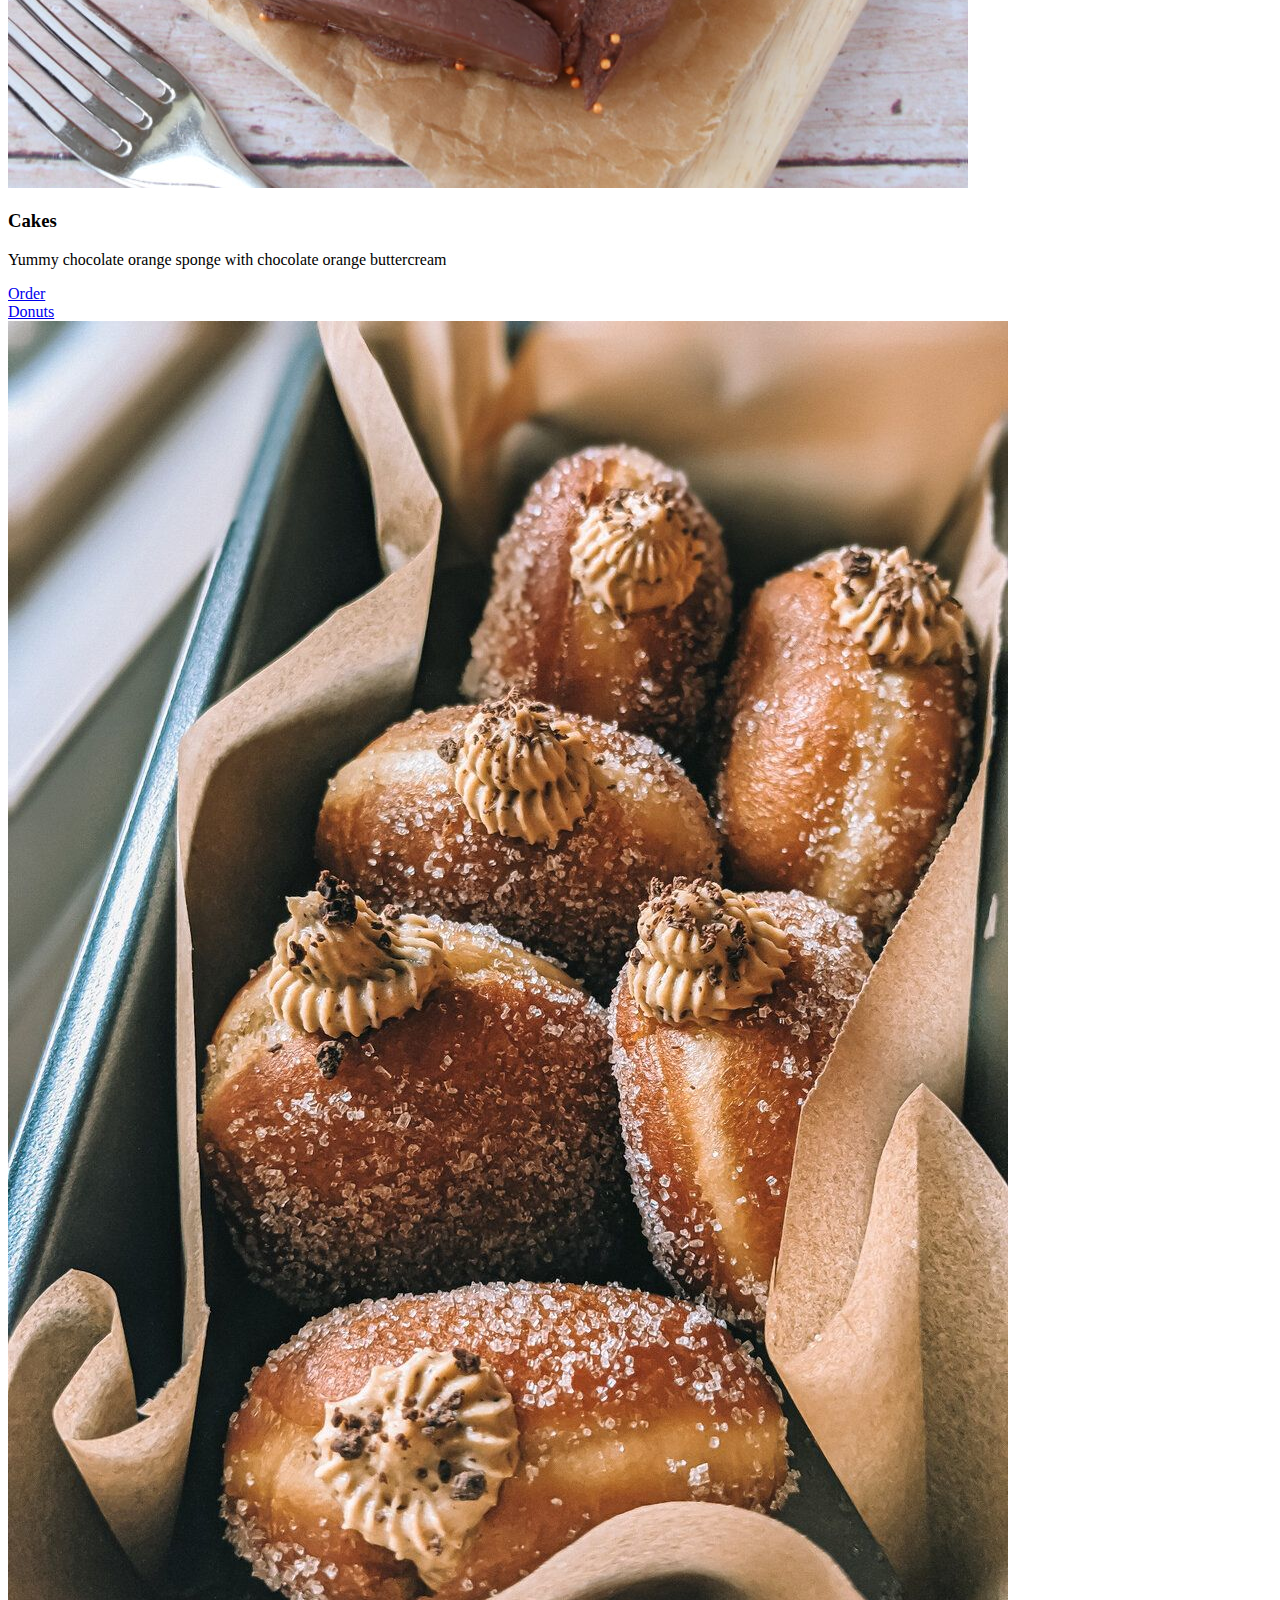
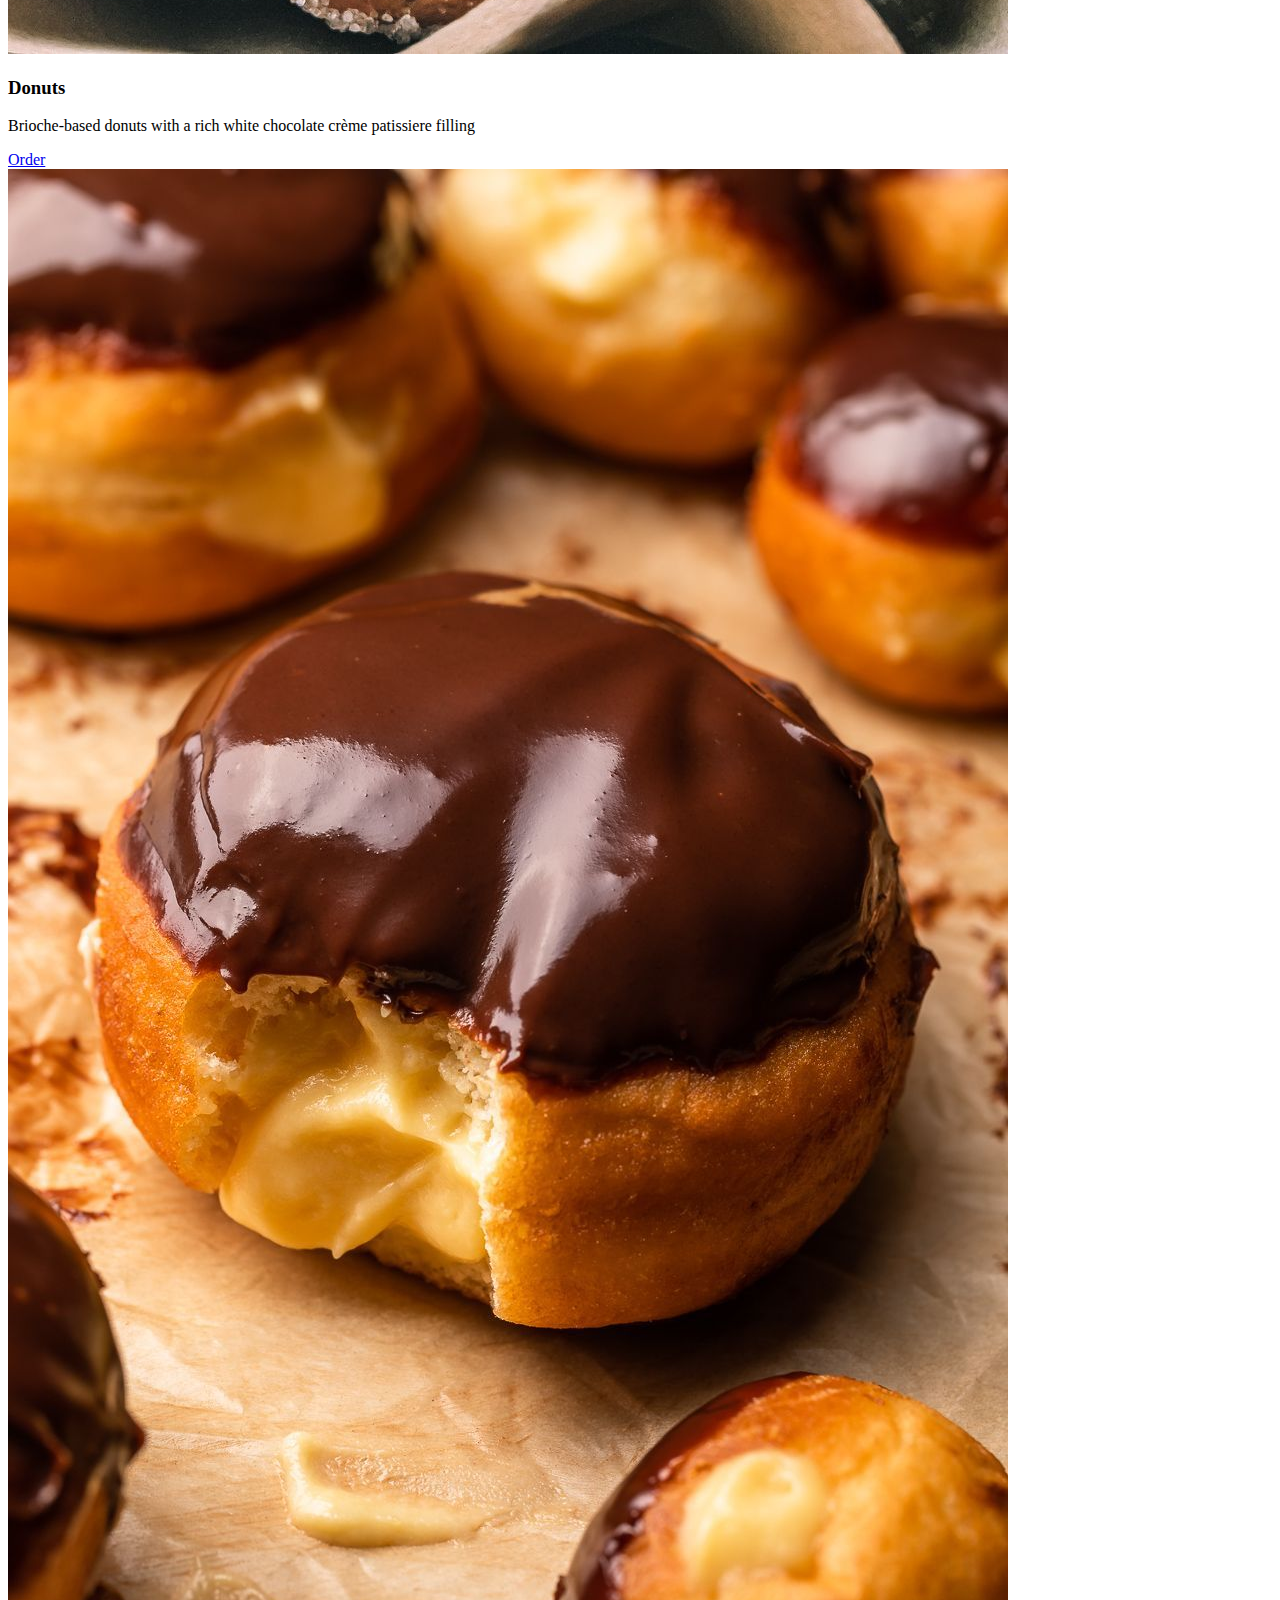
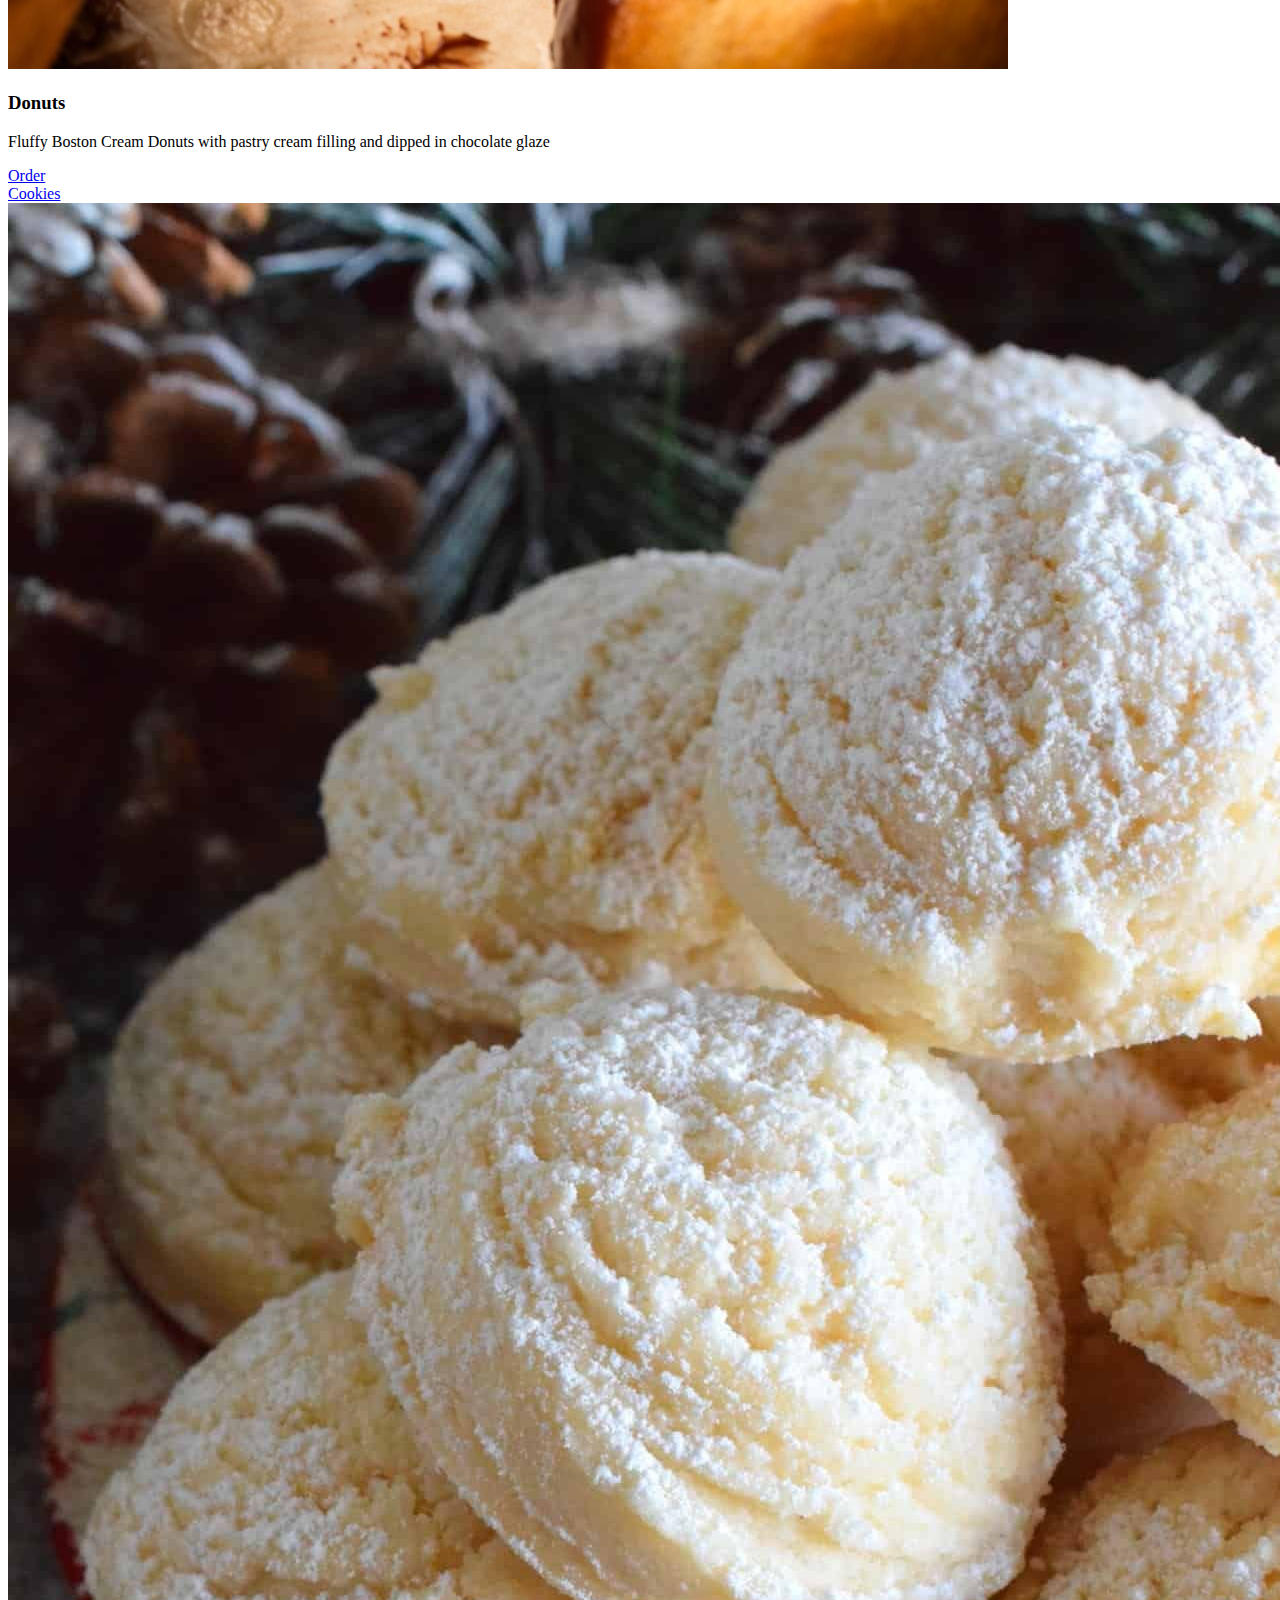
<file: src/index.html>
<!DOCTYPE html>
<html lang="en" class="page">
  <head>
    <meta charset="UTF-8">
    <meta name="viewport" content="width=device-width, initial-scale=1.0">
    <link rel="preconnect" href="https://fonts.googleapis.com">
    <link
      rel="preconnect"
      href="https://fonts.gstatic.com"
      crossorigin="anonymous"
    >
    <link
      href="https://fonts.googleapis.com/css2?family=Inter:wght@400;500&display=swap"
      rel="stylesheet"
    >
    <title>Bakerlab</title>
    <link rel="icon" href="./images/icons/cookie.svg">
    <link rel="stylesheet" href="./styles/main.scss">
  </head>
  <body class="page__body">
    <header class="header">
      <div class="top-actions">
        <a href="#" class="logo">
          <img
            src="./images/logo.svg"
            alt="Bakerlab logo"
            class="logo__image"
          >
        </a>

        <a
          href="#menu"
          class="
            icon
            icon--menu
            icon--hidden-desktop"
        ></a>

        <nav class="navigation navigation--desktop">
          <ul class="navigation__list">
            <li class="navigation__item">
              <a href="#products" class="navigation__link">Products</a>
            </li>

            <li class="navigation__item">
              <a href="#discounts" class="navigation__link">Discounts</a>
            </li>

            <li class="navigation__item">
              <a href="#about-us" class="navigation__link">About us</a>
            </li>

            <li class="navigation__item">
              <a href="#blog" class="navigation__link">Blog</a>
            </li>
          </ul>

          <a href="tel:(629) 555-0129" class="navigation__call">
            <span class="icon icon--phone icon--18x18"
            ></span>

            Contact us
          </a>
        </nav>
      </div>

      <div class="container">
        <div class="header__hero">
          <div class="
            grid
            grid--tablet
            grid--desktop"
          >
            <div class="
              grid__item
              grid__item--tablet-1-5
              grid__item--desktop-1-3"
            >
              <p class="header__text">
                We bake your fantasies — croissants, cakes, cookies, and cupcakes.
              </p>
            </div>

            <div class="
              grid__item
              grid__item--tablet-1-9
              grid__item--desktop-1-9"
            >
              <h1 class="header__heading">
                Creative bakery
              </h1>
            </div>

            <div class="
              grid__item
              grid__item--tablet-3-7
              grid__item--desktop-3-7"
            >
              <div class="header__hero-background"></div>
            </div>

            <div class="
              grid__item
              grid__item--tablet-3-7
              grid__item--desktop-1-3"
            >
              <a href="#about-us" class="header__learn-more">
                <span class="icon icon--cookie"></span>

                Learn more
              </a>
            </div>
          </div>
        </div>
      </div>
    </header>

    <div id="menu" class="page__menu menu">
      <div class="top-actions menu__top-actions">
        <a href="#" class="logo">
          <img
            src="./images/logo.svg"
            alt="Bakerlab logo"
            class="logo__image"
          >
        </a>

        <a
          href="#"
          class="
            icon
            icon--cross"
        ></a>
      </div>

      <nav class="navigation navigation--menu">
        <ul class="navigation__list navigation__list--menu">
          <li class="
            navigation__item
            navigation__item--align-center"
          >
            <a href="#products" class="navigation__link navigation__link--underline">Products</a>
          </li>

          <li class="
            navigation__item
            navigation__item--align-center"
          >
            <a href="#discounts" class="navigation__link navigation__link--underline">Discounts</a>
          </li>

          <li class="
            navigation__item
            navigation__item--align-center"
          >
            <a href="#about-us" class="navigation__link navigation__link--underline">About us</a>
          </li>

          <li class="
            navigation__item
            navigation__item--align-center"
          >
            <a href="#blog" class="navigation__link navigation__link--underline">Blog</a>
          </li>
        </ul>

        <a href="tel:(629) 555-0129" class="navigation__call">
          <span class="icon icon--phone icon--18x18"></span>
          Contact us
        </a>
      </nav>
    </div>

    <main class="main">
      <div class="container">
        <div class="main__content">
          <section id="products" class="main__section products">
            <div class="grid grid--desktop">
              <div class="
                grid__item
                grid__item--desktop-1-5"
              >
                <h2 class="
                  products__heading
                  heading
                  heading--orange"
                >
                  What we bake
                </h2>

                <p class="products__subtitle">
                  We can customize our cookies right for your needs. Just imagine it
                </p>
              </div>

              <div class="
                grid__item
                grid__item--desktop-1-3"
              >
                <div class="products__names-desktop">
                  <a
                    href="#cakes"
                    class="
                      products__name
                      products__name--selected-desktop
                      products__name--desktop"
                  >
                    Cakes
                  </a>

                  <a href="#donuts" class="products__name products__name--desktop">
                    Donuts
                  </a>

                  <a href="#cookies" class="products__name products__name--desktop">
                    Cookies
                  </a>
                </div>
              </div>

              <div class="
                grid__item
                grid__item--desktop-3-9"
              >
                <div class="products__product">
                  <a
                    href="#cakes"
                    class="
                      products__name
                      products__name--desktop-display--none"
                  >
                    Cakes
                  </a>

                  <div
                    id="cakes"
                    class="
                      products__product-cards
                      products__product-cards--selected-desktop"
                  >
                    <article class="card">
                      <img
                        src="./images/baking/cakes/cake2.png"
                        alt="Oatmeal cake"
                        class="card__photo"
                      >

                      <h3 class="card__category">Cakes</h3>

                      <p class="card__description">
                        Oatmeal cake with golden raisins, orange zest and chocolate chips
                      </p>

                      <a href="#contact-us" class="card__order">
                        <span class="icon icon--arrow icon--18x18"></span>
                        Order
                      </a>
                    </article>

                    <article class="card">
                      <img
                        src="./images/baking/cakes/cake1.png"
                        alt="Chocolate biscuit coffee cake"
                        class="card__photo"
                      >

                      <h3 class="card__category">Cakes</h3>

                      <p class="card__description">
                        Chocolate biscuit coffee cake topped with a buttercream and powder
                      </p>

                      <a href="#contact-us" class="card__order">
                        <span class="icon icon--arrow icon--18x18"></span>
                        Order
                      </a>
                    </article>
                  </div>
                </div>

                <div class="products__product">
                  <a
                    href="#donuts"
                    class="
                      products__name
                      products__name--desktop-display--none"
                  >
                    Donuts
                  </a>

                  <div
                    id="donuts"
                    class="products__product-cards"
                  >
                    <article class="card">
                      <img
                        src="./images/baking/donuts/donuts1.png"
                        alt="Light multi-layered croissant"
                        class="card__photo"
                      >

                      <h3 class="card__category">Donuts</h3>

                      <p class="card__description">
                        Light multi-layered croissant strewn with cinammon and almond “petals”
                      </p>

                      <a href="#contact-us" class="card__order">
                        <span class="icon icon--arrow icon--18x18"></span>
                        Order
                      </a>
                    </article>

                    <article class="card">
                      <img
                        src="./images/baking/donuts/donuts2.png"
                        alt="Light multi-layered croissant"
                        class="card__photo"
                      >

                      <h3 class="card__category">Donuts</h3>

                      <p class="card__description">
                        Light multi-layered croissant strewn with coconut and nuts
                      </p>

                      <a href="#contact-us" class="card__order">
                        <span class="icon icon--arrow icon--18x18"></span>
                        Order
                      </a>
                    </article>
                  </div>
                </div>

                <div class="products__product">
                  <a
                    href="#cookies"
                    class="
                      products__name
                      products__name--desktop-display--none"
                  >
                    Cookies
                  </a>

                  <div
                    id="cookies"
                    class="products__product-cards"
                  >
                    <article class="card">
                      <img
                        src="./images/baking/cookies/cookies1.png"
                        alt="Chocolate salted caramel cookie"
                        class="card__photo"
                      >

                      <h3 class="card__category">Cookies</h3>

                      <p class="card__description">
                        Chocolate salted caramel, Vanilla frutti pebbles
                      </p>

                      <a href="#contact-us" class="card__order">
                        <span class="icon icon--arrow icon--18x18"></span>
                        Order
                      </a>
                    </article>

                    <article class="card">
                      <img
                        src="./images/baking/cookies/cookies2.png"
                        alt="Oatmeal cookies"
                        class="card__photo"
                      >

                      <h3 class="card__category">Cookies</h3>

                      <p class="card__description">
                        Oatmeal cookies with golden raisins, orange zest and chocolate chips
                      </p>

                      <a href="#contact-us" class="card__order">
                        <span class="icon icon--arrow icon--18x18"></span>
                        Order
                      </a>
                    </article>
                  </div>
                </div>
              </div>
            </div>
          </section>

          <section id="discounts" class="main__section products">
            <div class="grid grid--desktop">
              <div class="
                grid__item
                grid__item--desktop-1-5"
              >
                <h2 class="
                  products__heading
                  heading
                  heading--orange"
                >
                  Discounts
                </h2>

                <p class="products__subtitle">
                  You can also buy our cookies with Discounts
                </p>
              </div>

              <div class="
                grid__item
                grid__item--desktop-1-7"
              >
                <div class="products__product">
                  <a
                    href="#discounted-cakes"
                    class="
                      products__name
                      products__name--desktop-display--none"
                  >
                    Cakes
                  </a>

                  <div
                    id="discounted-cakes"
                    class="
                      products__product-cards
                      products__product-cards--selected-desktop"
                  >
                    <article class="card">
                      <img
                        src="./images/baking/discounts/cake1.jpg"
                        alt="Poke cake"
                        class="card__photo"
                      >

                      <h3 class="card__category">Cakes</h3>

                      <p class="card__description">
                        No-fuss poke cake
                      </p>

                      <a href="#contact-us" class="card__order">
                        <span class="icon icon--arrow icon--18x18"></span>
                        Order
                      </a>
                    </article>

                    <article class="card">
                      <img
                        src="./images/baking/discounts/cake2.png"
                        alt="Chocolate orange sponge"
                        class="card__photo"
                      >

                      <h3 class="card__category">Cakes</h3>

                      <p class="card__description">
                        Yummy chocolate orange sponge with chocolate orange buttercream
                      </p>

                      <a href="#contact-us" class="card__order">
                        <span class="icon icon--arrow icon--18x18"></span>
                        Order
                      </a>
                    </article>
                  </div>
                </div>

                <div class="products__product">
                  <a
                    href="#discounted-donuts"
                    class="
                      products__name
                      products__name--desktop-display--none"
                  >
                    Donuts
                  </a>

                  <div id="discounted-donuts" class="products__product-cards">
                    <article class="card">
                      <img
                        src="./images/baking/discounts/donut1.jpg"
                        alt="Brioche-based donuts"
                        class="card__photo"
                      >

                      <h3 class="card__category">Donuts</h3>

                      <p class="card__description">
                        Brioche-based donuts with a rich white chocolate crème patissiere filling
                      </p>

                      <a href="#contact-us" class="card__order">
                        <span class="icon icon--arrow icon--18x18"></span>
                        Order
                      </a>
                    </article>

                    <article class="card">
                      <img
                        src="./images/baking/discounts/donut2.jpg"
                        alt="Fluffy Boston Cream Donuts"
                        class="card__photo"
                      >

                      <h3 class="card__category">Donuts</h3>

                      <p class="card__description">
                        Fluffy Boston Cream Donuts with pastry cream filling and dipped in chocolate glaze
                      </p>

                      <a href="#contact-us" class="card__order">
                        <span class="icon icon--arrow icon--18x18"></span>
                        Order
                      </a>
                    </article>
                  </div>
                </div>

                <div class="products__product">
                  <a
                    href="#discounted-cookies"
                    class="
                      products__name
                      products__name--desktop-display--none"
                  >
                    Cookies
                  </a>

                  <div id="discounted-cookies" class="products__product-cards">
                    <article class="card">
                      <img
                        src="./images/baking/discounts/cookie2.jpg"
                        alt="Almond Ricotta Cookies"
                        class="card__photo"
                      >

                      <h3 class="card__category">Cookies</h3>

                      <p class="card__description">
                        Ricotta cheese is baked into Almond Ricotta Cookies
                      </p>

                      <a href="#contact-us" class="card__order">
                        <span class="icon icon--arrow icon--18x18"></span>
                        Order
                      </a>
                    </article>

                    <article class="card">
                      <img
                        src="./images/baking/discounts/cookie1.jpg"
                        alt="Chocolate Chip Cookies"
                        class="card__photo"
                      >

                      <h3 class="card__category">Cookies</h3>

                      <p class="card__description">
                        Brown Butter Raspberry Chocolate Chip Cookies
                      </p>

                      <a href="#contact-us" class="card__order">
                        <span class="icon icon--arrow icon--18x18"></span>
                        Order
                      </a>
                    </article>
                  </div>
                </div>
              </div>

              <div class="
                grid__item
                grid__item--desktop-7-9"
              >
                <div class="products__names-desktop">
                  <a
                    href="#discounted-cakes"
                    class="
                      products__name
                      products__name--selected-desktop
                      products__name--desktop
                    "
                  >
                    Cakes
                  </a>

                  <a href="#discounted-donuts" class="products__name products__name--desktop">
                    Donuts
                  </a>

                  <a href="#discounted-cookies" class="products__name products__name--desktop">
                    Cookies
                  </a>
                </div>
              </div>
            </div>

          </section>

          <section id="about-us" class="main__section about-us">
            <div class="about-us__content">
              <div class="grid grid--tablet grid--desktop">
                <div class="
                  grid__item
                  grid__item--tablet-1-5
                  grid__item--desktop-1-5"
                >
                  <h2 class="about-us__heading heading heading--orange">
                    Few words
                    <br>
                    About us
                  </h2>
                </div>
  
                <div class="
                  grid__item
                  grid__item--tablet-5-9
                  grid__item--desktop-5-9"
                >
                  <p class="about-us__description">
                    Like many design teams, Onfido made the transition from Abstract + Sketch, to Figma in the last couple of years. One of the common resistance points internally before making that switch, was Figma&rsquo;s lack of Git-style branching that Abstract enabled. The design team had come to rely on branching and had built a lot of our processes around it.
                  </p>
                </div>
  
                <div class="
                  grid__item
                  grid__item--tablet-1-5
                  grid__item--desktop-1-3"
                >
                  <div class="about-us__statistic">
                    <div class="about-us__statistic-number">
                      2015
                    </div>
  
                    <div class="about-us__statistic-description">
                      Foundation year
                    </div>
                  </div>
                </div>
  
                <div class="
                  grid__item
                  grid__item--tablet-5-9
                  grid__item--desktop-3-5"
                >
                  <div class="about-us__statistic">
                    <div class="about-us__statistic-number">
                      23
                    </div>
  
                    <div class="about-us__statistic-description">
                      Stores
                    </div>
                  </div>
                </div>
  
                <div class="
                  grid__item
                  grid__item--tablet-1-5
                  grid__item--desktop-5-7"
                >
                  <div class="
                    about-us__statistic
                    about-us__statistic--tablet-margin-bottom--0px"
                  >
                    <div class="about-us__statistic-number">
                      155
                    </div>
  
                    <div class="about-us__statistic-description">
                      Companies
                    </div>
                  </div>
                </div>
  
                <div class="
                  grid__item
                  grid__item--tablet-5-9
                  grid__item--desktop-7-9"
                >
                  <div class="
                    about-us__statistic
                    about-us__statistic--margin-bottom--0px
                    about-us__statistic--tablet-margin-bottom--0px"
                  >
                    <div class="about-us__statistic-number">
                      10k+
                    </div>
  
                    <div class="about-us__statistic-description">
                      Clients
                    </div>
                  </div>
                </div>
              </div>
  
              <div class="about-us__background"></div>
            </div>
          </section>
        </div>
      </div>
    </main>

    <footer id="blog" class="footer">
      <div class="container">
        <div class="footer__content">
          <div class="grid grid--tablet grid--desktop grid--with-rows">
            <div class="
              grid__item
              grid__item--tablet-1-3
              grid__item--tablet-row-1-2
              grid__item--desktop-1-3
              grid__item--desktop-row-1-2"
            >
              <div class="footer__logo">
                <a href="#" class="logo">
                  <img
                    src="./images/Logo-white.svg"
                    alt="Bakerlab logo"
                    class="logo__image"
                  >
                </a>
              </div>
            </div>

            <div class="
              grid__item
              grid__item--tablet-1-3
              grid__item--tablet-row-2-3
              grid__item--desktop-1-2
              grid__item--desktop-row-2-3"
            >
              <div class="footer__nav">
                <h3 class="footer__subtitle">Menu</h3>
                <nav class="navigation navigation--footer">
                  <ul class="navigation__list navigation__list--footer">
                    <li class="navigation__item">
                      <a
                        href="#products"
                        class="
                          navigation__link
                          navigation__link--color--white
                          navigation__link--underline"
                      >
                        Products
                      </a>
                    </li>
                    <li class="navigation__item">
                      <a
                        href="#discounts"
                        class="
                          navigation__link
                          navigation__link--color--white
                          navigation__link--underline"
                      >
                        Discounts
                      </a>
                    </li>
                    <li class="navigation__item">
                      <a
                        href="#about-us"
                        class="
                          navigation__link
                          navigation__link--color--white
                          navigation__link--underline"
                      >
                        About us
                      </a>
                    </li>
                    <li class="navigation__item">
                      <a
                        href="#blog"
                        class="
                          navigation__link
                          navigation__link--color--white
                          navigation__link--underline"
                      >
                        Blog
                      </a>
                    </li>
                    <li class="navigation__item">
                      <a
                        href="#"
                        class="
                          navigation__link
                          navigation__link--color--white
                          navigation__link--underline"
                      >
                        Terms & Privacy
                      </a>
                    </li>
                  </ul>
                </nav>
              </div>
            </div>

            <div class="
              grid__item
              grid__item--tablet-5-9
              grid__item--tablet-row-1-2
              grid__item--desktop-5-9
              grid__item--desktop-row-1-2"
            >
              <h2 id="contact-us" class="footer__heading heading">
                Contact us
              </h2>
            </div>

            <div class="
              grid__item
              grid__item--tablet-5-9
              grid__item--tablet-row-2-3
              grid__item--desktop-5-7
              grid__item--desktop-row-2-3"
            >
              <div class="footer__call-us">
                <h3 class="footer__subtitle">Call us</h3>

                <div class="navigation">
                  <ul class="navigation__list navigation__list--footer">
                    <li class="navigation__item">
                      <a
                        href="tel:(629) 555-0129"
                        class="
                          navigation__link
                          navigation__link--color--white"
                      >
                        (629) 555-0129
                      </a>
                    </li>

                    <li class="navigation__item">
                      <a
                        href="tel:(603) 555-0123"
                        class="
                          navigation__link
                          navigation__link--color--white"
                      >
                        (603) 555-0123
                      </a>
                    </li>
          
                    <li class="navigation__item">
                      <a
                        href="tel:(704) 555-0127"
                        class="
                          navigation__link
                          navigation__link--color--white"
                      >
                        (704) 555-0127
                      </a>
                    </li>
                  </ul>
                </div>
              </div>
            </div>

            <div class="
              grid__item
              grid__item--tablet-5-9
              grid__item--tablet-row-3-4
              grid__item--desktop-7-9
              grid__item--desktop-row-2-3"
            >
              <div class="footer__email-us">
                <h3 class="footer__subtitle">
                  Email us
                </h3>

                <a href="mailto:bakerlab@example.com" class="footer__email">
                  bakerlab@example.com
                </a>
              </div>
            </div>
            
            <div class="
              grid__item
              grid__item--tablet-1-3
              grid__item--tablet-row-4-5
              grid__item--desktop-1-2
              grid__item--desktop-row-3-4"
            >
              <div class="footer__socials">
                <a
                  href="https://www.facebook.com/"
                  target="_blank"
                  class="icon icon--facebook">
                </a>
                <a
                  href="https://www.instagram.com/"
                  target="_blank"
                  class="icon icon--instagram">
                </a>
                <a
                  href="https://twitter.com/"
                  target="_blank"
                  class="icon icon--twitter">
                </a>
              </div>
            </div>
            <div class="
              grid__item
              grid__item--tablet-5-7
              grid__item--tablet-row-4-5
              grid__item--desktop-5-7
              grid__item--desktop-row-3-4"
            >
              <p class="footer__copyright">
                © Bakerlab 2022
              </p>
            </div>
          </div>
        </div>
      </div>
    </footer>

    <script type="text/javascript" src="scripts/main.js"></script>
  </body>
</html>
</file>
<file: main.d999f7f0.css>
*{box-sizing:border-box}.page{font-family:Inter,sans-serif;font-size:15px;font-weight:400;font-style:normal;line-height:150%;letter-spacing:-.01em;color:#1c1a26;scroll-behavior:smooth}@media (min-width:1200px){.page{font-size:16px}}.page__body{display:flex;flex-direction:column;gap:100px;margin:0;background-color:#ffeefc}@media (min-width:1200px){.page__body{gap:200px}}@media (min-width:720px){.page__body{gap:200px}}.page__body--with-menu{overflow:hidden}.page__menu{position:fixed;top:0;left:0;right:0;z-index:1;transform:translateX(100%);transition:transform .3s}.page__menu:target{transform:translateX(0)}.container{max-width:500px;margin:0 auto;padding:0 16px}@media (min-width:720px){.container{max-width:1050px;padding:0 40px}}@media (min-width:1200px){.container{max-width:1300px;padding:0 60px}}.header{height:max-content}.header__hero{position:relative}.header__text{margin:32px 0 0;text-align:center}@media (min-width:720px){.header__text{margin-top:80px;text-align:left}}@media (min-width:1200px){.header__text{margin-top:144px;text-align:left}}.header__heading{margin:46px 0 0;font-size:70px;font-weight:inherit;line-height:85%;text-align:center;letter-spacing:-.05em;text-transform:uppercase;color:#f9512e}@media (min-width:720px){.header__heading{margin-top:144px;font-size:80px}}@media (min-width:1200px){.header__heading{margin-top:40px;font-size:140px}}.header__hero-background{width:290px;height:290px;margin:0 auto;background-size:contain;background-position:50%;background-repeat:no-repeat;background-image:url(hero.7f525ff6.png)}@media (min-width:720px){.header__hero-background{position:absolute;top:120px;left:50%;z-index:-1;transform:translateX(-50%);width:400px;height:400px}}@media (min-width:1200px){.header__hero-background{top:0;width:590px;height:590px}}.header__learn-more{display:flex;justify-content:center;align-items:center;gap:7px;padding:16px 0;font-weight:500;line-height:100%;letter-spacing:.02em;text-transform:uppercase;text-decoration:none;color:#f9512e;border:2px solid #f9512e;border-radius:32px;transition:all .3s}.header__learn-more:hover{color:#fff;background-color:#f9512e}.header__learn-more:hover .icon--cookie{background-image:url(cookie-hover-active.61526901.svg)}.header__learn-more:active{background-color:#b2341a;border-color:#b2341a}@media (min-width:720px){.header__learn-more{margin-top:214px;padding:22px 0}}@media (min-width:1200px){.header__learn-more{margin-top:64px;padding:30px 0}}.main__content{display:flex;flex-direction:column;gap:100px}@media (min-width:720px){.main__content{gap:150px}}@media (min-width:1200px){.main__content{gap:200px}}.products__heading{margin:0 0 24px}.products__subtitle{margin:0 0 50px}@media (min-width:1200px){.products__subtitle{margin-bottom:66px}}.products__names-desktop{display:none}@media (min-width:1200px){.products__names-desktop{display:flex;flex-direction:column;gap:42px}}.products__product{display:flex;flex-direction:column;align-items:center;gap:20px;margin-bottom:50px}.products__product:last-child{margin-bottom:0}@media (min-width:1200px){.products__product{margin-bottom:0}}.products__product-cards{display:none;width:100%}.products__product-cards--selected{display:flex;flex-direction:column;gap:36px}@media (min-width:720px){.products__product-cards--selected{display:grid;grid-template-columns:repeat(2,1fr);column-gap:24px}}@media (min-width:1200px){.products__product-cards--selected{display:none}}@media (min-width:1200px){.products__product-cards--selected-desktop{display:grid;grid-template-columns:repeat(2,1fr);column-gap:24px}}.products__name{display:inline-block;width:max-content;font-size:24px;text-decoration:none;color:#1c1a26;transition:color .3s}.products__name:hover{color:#f9512e}@media (min-width:1200px){.products__name--desktop{position:relative;display:inline-block;margin-left:94px;font-size:20px}.products__name--desktop:before{content:"";position:absolute;top:50%;left:-24px;transform:translate(-75%,-50%);display:block;width:17px;height:17px;border:2px solid #f9512e;border-radius:50%;transition:border-color .3s;pointer-events:none}}@media (min-width:1200px){.products__name--desktop-display--none{display:none}}.products__name--selected{color:#f9512e}@media (min-width:1200px){.products__name--selected-desktop{color:#f9512e}}.card{--card-photo-height:469px;display:grid;grid-template-rows:var(--card-photo-height) repeat(3,auto);row-gap:17px}@media (min-width:1200px){.card{--card-photo-height:560px}}.card__photo{width:100%;height:100%;object-fit:cover;object-position:center;border-radius:8px;cursor:pointer;transition:transform .3s}.card__photo:hover{transform:scale(1.05)}.card__category{margin:0;font-size:inherit;font-weight:500;line-height:100%;letter-spacing:.02em;text-transform:uppercase;color:#7f8096}.card__description{margin:0}.card__order{position:relative;display:flex;flex-direction:row;align-items:center;gap:5px;width:max-content;text-decoration:none;color:#f9512e;transition:color .3s}.card__order:active{color:#b2341a}.card__order:active .icon--arrow{background-image:url(arrow-focus.bdfb1120.svg)}.card__order:after{content:"";display:block;position:absolute;left:0;bottom:-5px;width:0;height:2px;background-color:#f9512e}.card__order:hover:after{width:100%;animation:border .3s linear}.card__order:active:after{background-color:#b2341a}.about-us__content{position:relative}.about-us__heading{margin:0 0 24px}@media (min-width:720px){.about-us__heading{margin-bottom:0}}@media (min-width:1200px){.about-us__heading{margin-bottom:0}}.about-us__description{margin:0 0 40px}@media (min-width:720px){.about-us__description{margin-bottom:70px}}@media (min-width:1200px){.about-us__description{margin-bottom:140px}}.about-us__statistic{display:flex;flex-direction:column;gap:15px;margin-bottom:48px}.about-us__statistic--margin-bottom--0px{margin-bottom:0}@media (min-width:720px){.about-us__statistic{margin-bottom:70px}}@media (min-width:720px){.about-us__statistic--tablet-margin-bottom--0px{margin-bottom:0}}@media (min-width:1200px){.about-us__statistic{margin-bottom:0}}.about-us__statistic-number{font-size:90px;line-height:85%;letter-spacing:-.05em;text-transform:uppercase;color:#f9512e}.about-us__statistic-description{font-size:15px;line-height:150%;letter-spacing:-.01em}.about-us__background{position:absolute;top:380px;left:0;right:0;z-index:-1;height:485px;background-image:url(about-us.4d743b5f.png);background-size:contain;background-position:50%;background-repeat:no-repeat}@media (min-width:720px){.about-us__background{top:42px;left:58px}}@media (min-width:1200px){.about-us__background{top:0;left:220px;height:673px}}.footer{padding:60px 0;font-weight:500;letter-spacing:-.01em;background-color:#1c1a26}@media (min-width:720px){.footer{padding:80px 0}}@media (min-width:1200px){.footer{padding:80px 0}}.footer__logo{margin-bottom:40px}@media (min-width:720px){.footer__logo{margin-bottom:100px}}@media (min-width:1200px){.footer__logo{margin-bottom:75px}}.footer__nav{margin-bottom:60px}@media (min-width:720px){.footer__nav{margin-bottom:0}}@media (min-width:1200px){.footer__nav{margin-bottom:48px}}.footer__subtitle{margin:0 0 17px;font-size:inherit;line-height:100%;letter-spacing:.02em;text-transform:uppercase;color:#7f8096}.footer__heading{margin:0 0 45px}@media (min-width:720px){.footer__heading{margin-bottom:0}}@media (min-width:1200px){.footer__heading{margin-bottom:0}}.footer__call-us{margin-bottom:40px}@media (min-width:720px){.footer__call-us{margin-bottom:0}}@media (min-width:1200px){.footer__call-us{margin-bottom:0}}.footer__email-us{margin-bottom:48px}@media (min-width:1200px){.footer__email-us{margin-bottom:0}}.footer__email{text-decoration:none;color:#fff;transition:color .3s}.footer__email:hover{color:#f9512e}.footer__email:active{color:#b2341a}.footer__socials{display:flex;flex-direction:row;gap:30px;margin-bottom:48px}@media (min-width:720px){.footer__socials{margin-bottom:0}}@media (min-width:1200px){.footer__socials{gap:35px;margin-bottom:0}}.footer__copyright{margin:0;color:#7f8096}.top-actions{display:flex;justify-content:space-between;align-items:center;padding:20px 16px}@media (min-width:1200px){.top-actions{padding:32px 30px}}.navigation{--items-desktop-gap:65px;display:flex;flex-direction:column}.navigation--desktop{display:none}@media (min-width:1200px){.navigation--desktop{display:flex;flex-direction:row;gap:var(--items-desktop-gap)}}.navigation--menu{justify-content:center;align-items:center;gap:32px}.navigation__list{display:flex;gap:var(--items-desktop-gap);list-style:none;padding:0;margin:0}.navigation__list--menu{flex-direction:column;gap:30px}.navigation__list--footer{flex-direction:column;gap:20px}.navigation__item{width:max-content}.navigation__item--align-center{margin:0 auto}.navigation__link{color:#1c1a26;text-decoration:none;transition:color .3s}.navigation__link:hover{color:#f9512e}.navigation__link:active{color:#b2341a}.navigation__link--color--white{color:#fff}.navigation__link--underline{position:relative}.navigation__link--underline:after{content:"";display:block;position:absolute;left:0;bottom:-5px;width:0;height:2px;background-color:#f9512e}.navigation__link--underline:hover:after{width:100%;animation:border .3s linear}.navigation__link--underline:active:after{background-color:#b2341a}.navigation__call{position:relative;display:flex;align-items:center;gap:5px;font-weight:500;line-height:100%;letter-spacing:.02em;text-decoration:none;text-transform:uppercase;color:#f9512e;transition:all .3s}.navigation__call:active{color:#b2341a}.navigation__call:active .icon--phone{background-image:url(phone-hover.78d5038a.svg)}.navigation__call:after{content:"";display:block;position:absolute;left:0;bottom:-5px;width:0;height:2px;background-color:#f9512e}.navigation__call:hover:after{width:100%;animation:border .3s linear}.navigation__call:active:after{background-color:#b2341a}@keyframes border{0%{width:0}to{width:100%}}.menu{display:flex;flex-direction:column;gap:132px;height:100vh;background-color:#ffeefc}.logo__image{height:25px}@media (min-width:1200px){.logo__image{height:32px}}.icon{display:block;width:24px;height:24px;background-size:contain;background-position:50%;background-repeat:no-repeat;transition:background-image .3s}.icon--menu{background-image:url(menu.28548af0.svg)}.icon--menu:hover{background-image:url(menu-hover.85dccb13.svg)}.icon--menu:active{background-image:url(menu-active.105d8602.svg)}.icon--cross{background-image:url(cross.3c6d6e8b.svg)}.icon--cross:hover{background-image:url(cross-hover.d6c40c17.svg)}.icon--cross:active{background-image:url(cross-active.8c1c34f0.svg)}.icon--phone{background-image:url(phone.3e62e4b3.svg)}.icon--cookie{background-image:url(cookie.2db1a240.svg)}.icon--arrow{background-image:url(arrow.bdecea96.svg)}.icon--facebook{background-image:url(facebook.05aafdbb.svg)}.icon--facebook:hover{background-image:url(facebook-hover.937a912b.svg)}.icon--instagram{background-image:url(instagram.50f33246.svg)}.icon--instagram:hover{background-image:url(instagram-hover.51d61ad0.svg)}.icon--twitter{background-image:url(twitter.be7aecbd.svg)}.icon--twitter:hover{background-image:url(twitter-hover.ad56c90d.svg)}.icon--18x18{width:18px;height:18px}@media (min-width:1200px){.icon--hidden-desktop{display:none}}.grid{display:block}@media (min-width:720px){.grid--tablet{display:grid;grid-template-columns:repeat(8,1fr);column-gap:24px}}@media (min-width:1200px){.grid--desktop{display:grid;grid-template-columns:repeat(8,1fr);column-gap:24px}}@media (min-width:720px){.grid--with-rows{grid-template-rows:repeat(4,auto)}}@media (min-width:1200px){.grid--with-rows{grid-template-rows:repeat(3,auto)}}@media (min-width:720px){.grid__item--tablet-1-2{grid-column:1/2}}@media (min-width:720px){.grid__item--tablet-1-3{grid-column:1/3}}@media (min-width:720px){.grid__item--tablet-1-4{grid-column:1/4}}@media (min-width:720px){.grid__item--tablet-1-5{grid-column:1/5}}@media (min-width:720px){.grid__item--tablet-1-6{grid-column:1/6}}@media (min-width:720px){.grid__item--tablet-1-7{grid-column:1/7}}@media (min-width:720px){.grid__item--tablet-1-8{grid-column:1/8}}@media (min-width:720px){.grid__item--tablet-1-9{grid-column:1/9}}@media (min-width:720px){.grid__item--tablet-2-3{grid-column:2/3}}@media (min-width:720px){.grid__item--tablet-2-4{grid-column:2/4}}@media (min-width:720px){.grid__item--tablet-2-5{grid-column:2/5}}@media (min-width:720px){.grid__item--tablet-2-6{grid-column:2/6}}@media (min-width:720px){.grid__item--tablet-2-7{grid-column:2/7}}@media (min-width:720px){.grid__item--tablet-2-8{grid-column:2/8}}@media (min-width:720px){.grid__item--tablet-2-9{grid-column:2/9}}@media (min-width:720px){.grid__item--tablet-3-4{grid-column:3/4}}@media (min-width:720px){.grid__item--tablet-3-5{grid-column:3/5}}@media (min-width:720px){.grid__item--tablet-3-6{grid-column:3/6}}@media (min-width:720px){.grid__item--tablet-3-7{grid-column:3/7}}@media (min-width:720px){.grid__item--tablet-3-8{grid-column:3/8}}@media (min-width:720px){.grid__item--tablet-3-9{grid-column:3/9}}@media (min-width:720px){.grid__item--tablet-4-5{grid-column:4/5}}@media (min-width:720px){.grid__item--tablet-4-6{grid-column:4/6}}@media (min-width:720px){.grid__item--tablet-4-7{grid-column:4/7}}@media (min-width:720px){.grid__item--tablet-4-8{grid-column:4/8}}@media (min-width:720px){.grid__item--tablet-4-9{grid-column:4/9}}@media (min-width:720px){.grid__item--tablet-5-6{grid-column:5/6}}@media (min-width:720px){.grid__item--tablet-5-7{grid-column:5/7}}@media (min-width:720px){.grid__item--tablet-5-8{grid-column:5/8}}@media (min-width:720px){.grid__item--tablet-5-9{grid-column:5/9}}@media (min-width:720px){.grid__item--tablet-6-7{grid-column:6/7}}@media (min-width:720px){.grid__item--tablet-6-8{grid-column:6/8}}@media (min-width:720px){.grid__item--tablet-6-9{grid-column:6/9}}@media (min-width:720px){.grid__item--tablet-7-8{grid-column:7/8}}@media (min-width:720px){.grid__item--tablet-7-9{grid-column:7/9}}@media (min-width:720px){.grid__item--tablet-8-9{grid-column:8/9}}@media (min-width:720px){.grid__item--tablet-row-1-2{grid-row:1/2}}@media (min-width:720px){.grid__item--tablet-row-1-3{grid-row:1/3}}@media (min-width:720px){.grid__item--tablet-row-1-4{grid-row:1/4}}@media (min-width:720px){.grid__item--tablet-row-1-5{grid-row:1/5}}@media (min-width:720px){.grid__item--tablet-row-2-3{grid-row:2/3}}@media (min-width:720px){.grid__item--tablet-row-2-4{grid-row:2/4}}@media (min-width:720px){.grid__item--tablet-row-2-5{grid-row:2/5}}@media (min-width:720px){.grid__item--tablet-row-3-4{grid-row:3/4}}@media (min-width:720px){.grid__item--tablet-row-3-5{grid-row:3/5}}@media (min-width:720px){.grid__item--tablet-row-4-5{grid-row:4/5}}@media (min-width:1200px){.grid__item--desktop-1-2{grid-column:1/2}}@media (min-width:1200px){.grid__item--desktop-1-3{grid-column:1/3}}@media (min-width:1200px){.grid__item--desktop-1-4{grid-column:1/4}}@media (min-width:1200px){.grid__item--desktop-1-5{grid-column:1/5}}@media (min-width:1200px){.grid__item--desktop-1-6{grid-column:1/6}}@media (min-width:1200px){.grid__item--desktop-1-7{grid-column:1/7}}@media (min-width:1200px){.grid__item--desktop-1-8{grid-column:1/8}}@media (min-width:1200px){.grid__item--desktop-1-9{grid-column:1/9}}@media (min-width:1200px){.grid__item--desktop-2-3{grid-column:2/3}}@media (min-width:1200px){.grid__item--desktop-2-4{grid-column:2/4}}@media (min-width:1200px){.grid__item--desktop-2-5{grid-column:2/5}}@media (min-width:1200px){.grid__item--desktop-2-6{grid-column:2/6}}@media (min-width:1200px){.grid__item--desktop-2-7{grid-column:2/7}}@media (min-width:1200px){.grid__item--desktop-2-8{grid-column:2/8}}@media (min-width:1200px){.grid__item--desktop-2-9{grid-column:2/9}}@media (min-width:1200px){.grid__item--desktop-3-4{grid-column:3/4}}@media (min-width:1200px){.grid__item--desktop-3-5{grid-column:3/5}}@media (min-width:1200px){.grid__item--desktop-3-6{grid-column:3/6}}@media (min-width:1200px){.grid__item--desktop-3-7{grid-column:3/7}}@media (min-width:1200px){.grid__item--desktop-3-8{grid-column:3/8}}@media (min-width:1200px){.grid__item--desktop-3-9{grid-column:3/9}}@media (min-width:1200px){.grid__item--desktop-4-5{grid-column:4/5}}@media (min-width:1200px){.grid__item--desktop-4-6{grid-column:4/6}}@media (min-width:1200px){.grid__item--desktop-4-7{grid-column:4/7}}@media (min-width:1200px){.grid__item--desktop-4-8{grid-column:4/8}}@media (min-width:1200px){.grid__item--desktop-4-9{grid-column:4/9}}@media (min-width:1200px){.grid__item--desktop-5-6{grid-column:5/6}}@media (min-width:1200px){.grid__item--desktop-5-7{grid-column:5/7}}@media (min-width:1200px){.grid__item--desktop-5-8{grid-column:5/8}}@media (min-width:1200px){.grid__item--desktop-5-9{grid-column:5/9}}@media (min-width:1200px){.grid__item--desktop-6-7{grid-column:6/7}}@media (min-width:1200px){.grid__item--desktop-6-8{grid-column:6/8}}@media (min-width:1200px){.grid__item--desktop-6-9{grid-column:6/9}}@media (min-width:1200px){.grid__item--desktop-7-8{grid-column:7/8}}@media (min-width:1200px){.grid__item--desktop-7-9{grid-column:7/9}}@media (min-width:1200px){.grid__item--desktop-8-9{grid-column:8/9}}@media (min-width:1200px){.grid__item--desktop-row-1-2{grid-row:1/2}}@media (min-width:1200px){.grid__item--desktop-row-1-3{grid-row:1/3}}@media (min-width:1200px){.grid__item--desktop-row-1-4{grid-row:1/4}}@media (min-width:1200px){.grid__item--desktop-row-2-3{grid-row:2/3}}@media (min-width:1200px){.grid__item--desktop-row-2-4{grid-row:2/4}}@media (min-width:1200px){.grid__item--desktop-row-3-4{grid-row:3/4}}.heading{font-size:52px;font-weight:500;line-height:85%;letter-spacing:-.05em;text-transform:uppercase;color:#fff}@media (min-width:1200px){.heading{font-size:72px}}.heading--orange{color:#f9512e}
/*# sourceMappingURL=main.d999f7f0.css.map */
</file>
